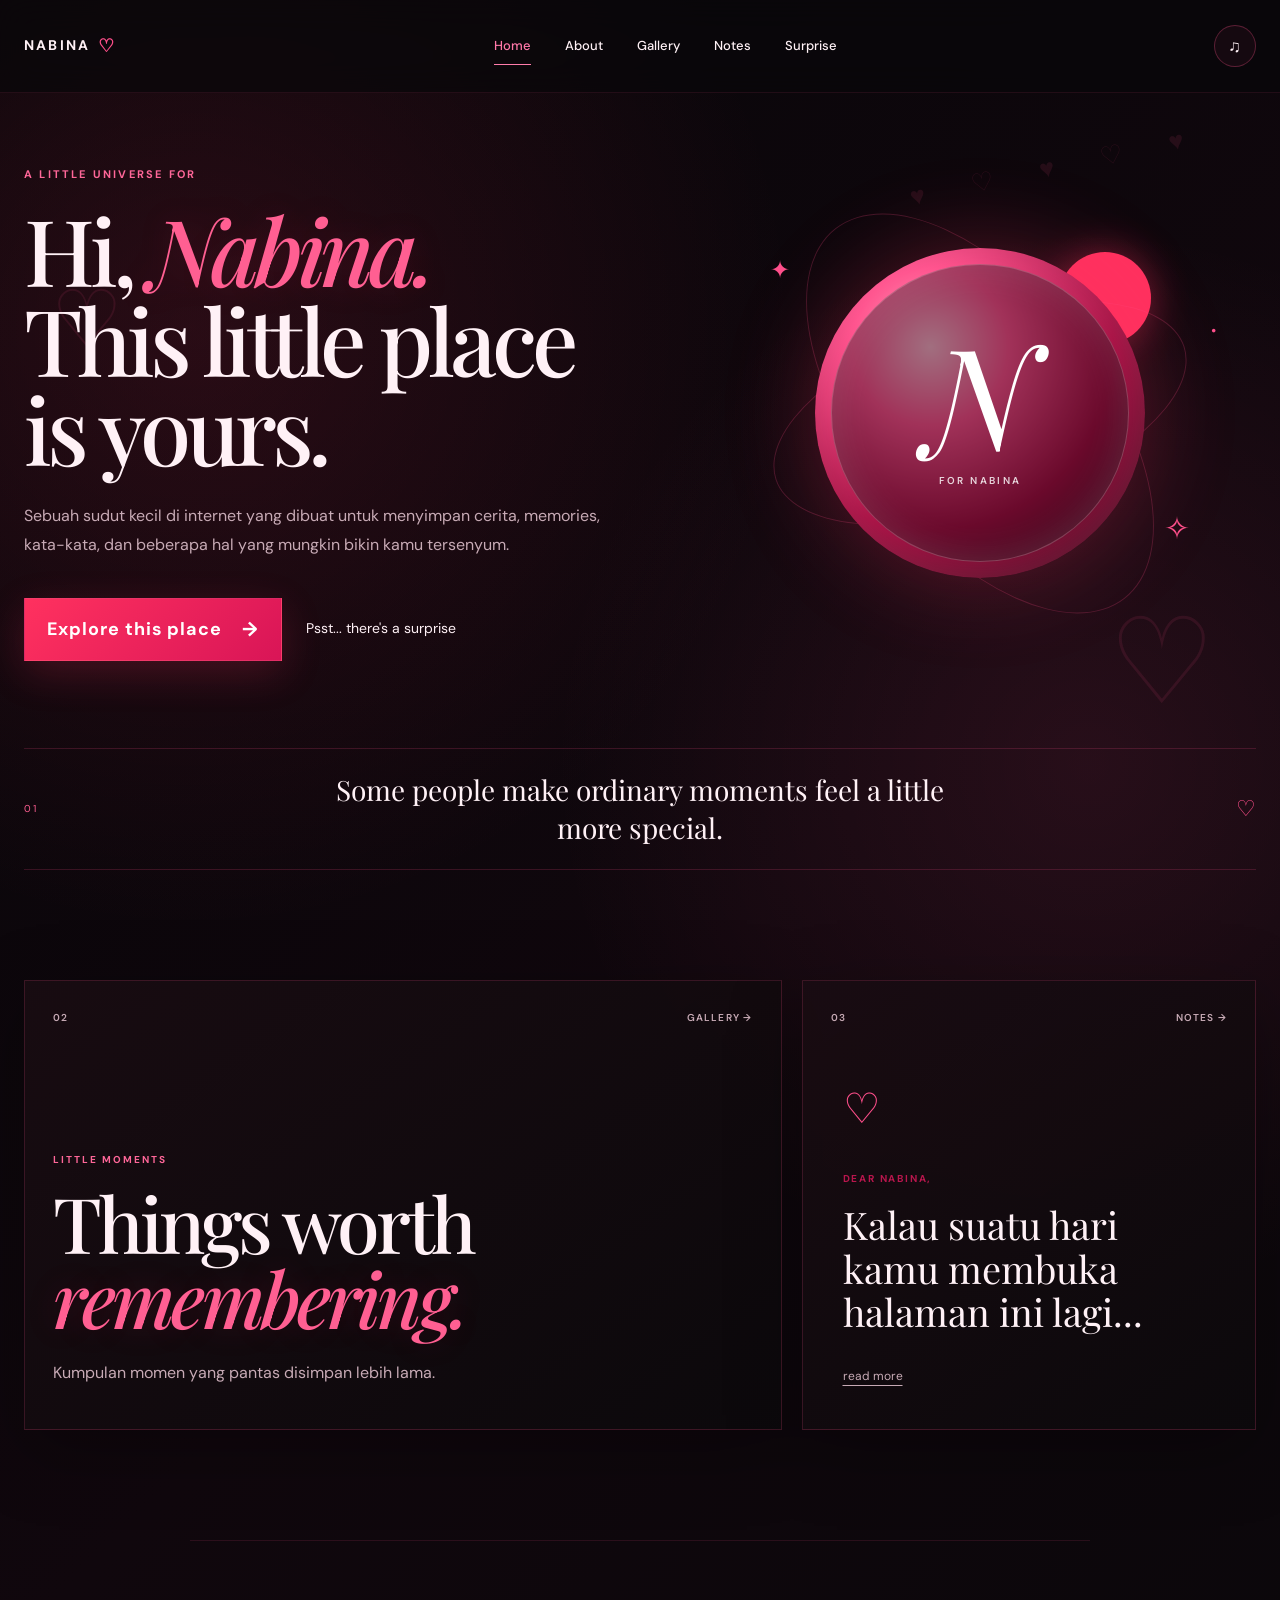
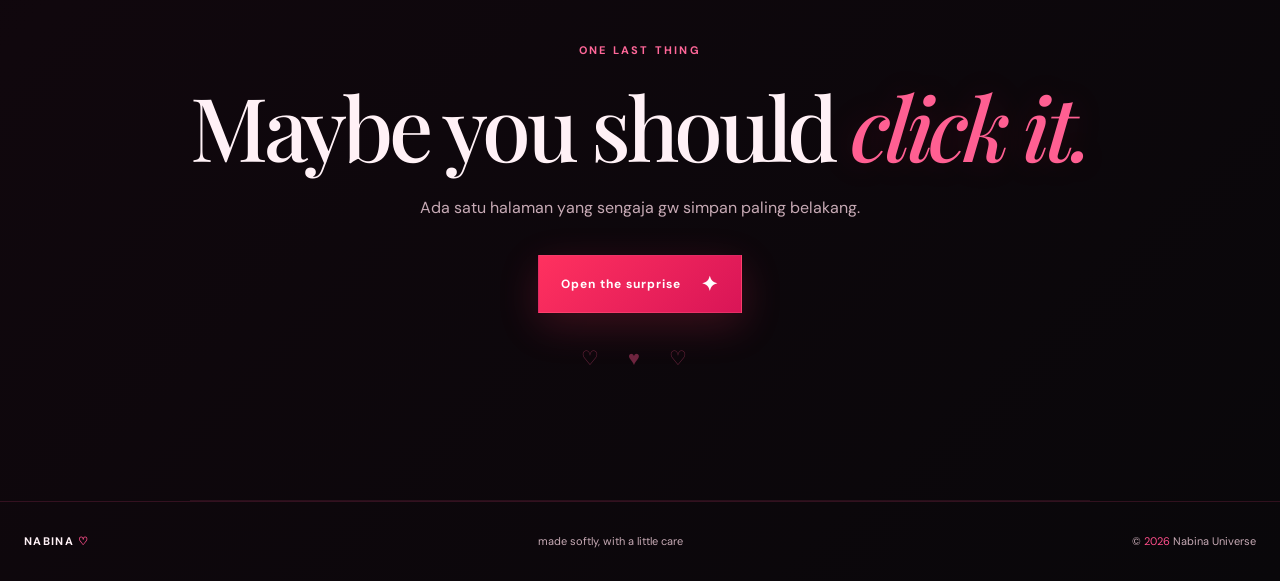
<file: index.html>
<!DOCTYPE html>
<html lang="id">
<head>
    <meta charset="UTF-8">

    <meta
        name="viewport"
        content="width=device-width, initial-scale=1.0"
    >

    <!-- ================================
         SEO
    ================================= -->

    <meta
        name="description"
        content="Nabina — A Little Universe. Sebuah sudut kecil di internet yang dibuat khusus untuk Nabina, berisi cerita, memories, notes, gallery, dan sebuah surprise."
    >

    <meta
        name="author"
        content="Nabina Universe"
    >

    <meta
        name="robots"
        content="index, follow"
    >

    <meta
        name="theme-color"
        content="#f5f2ec"
    >


    <!-- ================================
         OPEN GRAPH
    ================================= -->

    <meta
        property="og:title"
        content="Nabina — A Little Universe"
    >

    <meta
        property="og:description"
        content="A little corner of the internet made especially for Nabina."
    >

    <meta
        property="og:type"
        content="website"
    >

    <meta
        property="og:url"
        content="https://rezkydwiananda2341-spec.github.io/nabina-website/"
    >

    <meta
        property="og:image"
        content="assets/images/og-cover.jpg"
    >


    <!-- ================================
         CANONICAL
    ================================= -->

    <link
        rel="canonical"
        href="https://rezkydwiananda2341-spec.github.io/nabina-website/"
    >


    <!-- ================================
         FAVICON
    ================================= -->

    <link
        rel="icon"
        href="assets/images/favicon.png"
        type="image/png"
    >


    <!-- ================================
         FONT
    ================================= -->

    <link
        rel="preconnect"
        href="https://fonts.googleapis.com"
    >

    <link
        rel="preconnect"
        href="https://fonts.gstatic.com"
        crossorigin
    >

    <link
        href="https://fonts.googleapis.com/css2?family=DM+Sans:wght@400;500;600;700&family=Playfair+Display:ital,wght@0,500;1,500;1,600&display=swap"
        rel="stylesheet"
    >


    <!-- ================================
         CSS
    ================================= -->

    <link
        rel="stylesheet"
        href="style.css"
    >


    <!-- ================================
         TITLE
    ================================= -->

    <title>
        Nabina — A Little Universe
    </title>

</head>


<body>


    <!-- ==================================
         PAGE TRANSITION
    =================================== -->

    <div
        class="page-transition"
        aria-hidden="true"
    >

        <div class="transition-symbol">
            ♡
        </div>

    </div>


    <!-- ==================================
         NAVBAR
    =================================== -->

    <header class="site-header">

        <nav
            class="navbar"
            aria-label="Navigasi utama"
        >


            <!-- BRAND -->

            <a
                href="index.html"
                class="brand"
                aria-label="Nabina Home"
            >

                <span class="brand-name">
                    NABINA
                </span>

                <span
                    class="brand-heart"
                    aria-hidden="true"
                >
                    ♡
                </span>

            </a>


            <!-- DESKTOP NAV -->

            <div class="nav-links">


                <a
                    href="index.html"
                    class="nav-link active"
                    aria-current="page"
                >
                    Home
                </a>


                <a
                    href="about.html"
                    class="nav-link"
                >
                    About
                </a>


                <a
                    href="gallery.html"
                    class="nav-link"
                >
                    Gallery
                </a>


                <a
                    href="notes.html"
                    class="nav-link"
                >
                    Notes
                </a>


                <a
                    href="surprise.html"
                    class="nav-link"
                >
                    Surprise
                </a>


            </div>


            <!-- NAV ACTIONS -->

            <div class="nav-actions">


                <button
                    type="button"
                    class="music-button"
                    id="musicToggle"
                    aria-label="Putar ambience"
                    aria-pressed="false"
                >

                    <span
                        class="music-icon"
                        aria-hidden="true"
                    >
                        ♫
                    </span>

                </button>


                <button
                    type="button"
                    class="menu-button"
                    id="menuToggle"
                    aria-label="Buka menu"
                    aria-expanded="false"
                    aria-controls="mobileMenu"
                >

                    <span></span>
                    <span></span>

                </button>


            </div>

        </nav>


        <!-- MOBILE NAV -->

        <div
            class="mobile-menu"
            id="mobileMenu"
        >


            <a
                href="index.html"
                class="mobile-link active"
            >
                Home
            </a>


            <a
                href="about.html"
                class="mobile-link"
            >
                About
            </a>


            <a
                href="gallery.html"
                class="mobile-link"
            >
                Gallery
            </a>


            <a
                href="notes.html"
                class="mobile-link"
            >
                Notes
            </a>


            <a
                href="surprise.html"
                class="mobile-link"
            >
                Surprise
            </a>


        </div>


    </header>



    <!-- ==================================
         MAIN
    =================================== -->

    <main>


        <!-- ==================================
             HERO
        =================================== -->

        <section
            class="hero"
            aria-labelledby="hero-title"
        >


            <!-- HERO TEXT -->

            <div class="hero-content reveal">


                <p class="eyebrow">
                    A LITTLE UNIVERSE FOR
                </p>


                <h1 id="hero-title">

                    Hi,
                    <em>Nabina.</em>

                    <br>

                    This little place
                    is yours.

                </h1>


                <p class="hero-description">

                    Sebuah sudut kecil di internet
                    yang dibuat untuk menyimpan
                    cerita, memories, kata-kata,
                    dan beberapa hal yang mungkin
                    bikin kamu tersenyum.

                </p>


                <!-- HERO ACTION -->

                <div class="hero-actions">


                    <a
                        href="about.html"
                        class="primary-button page-link"
                    >

                        <span>
                            Explore this place
                        </span>

                        <span
                            aria-hidden="true"
                        >
                            →
                        </span>

                    </a>


                    <a
                        href="surprise.html"
                        class="text-button page-link"
                    >

                        Psst...
                        there's a surprise

                    </a>


                </div>


            </div>



            <!-- HERO VISUAL -->

            <div
                class="hero-visual reveal reveal-delay"
                aria-hidden="true"
            >


                <div class="visual-glow"></div>


                <div
                    class="visual-orbit orbit-one"
                ></div>


                <div
                    class="visual-orbit orbit-two"
                ></div>


                <div class="visual-sun"></div>


                <div class="visual-symbol symbol-one">
                    ✦
                </div>


                <div class="visual-symbol symbol-two">
                    ✧
                </div>


                <div class="visual-symbol symbol-three">
                    ·
                </div>


                <!-- MAIN ORB -->

                <div class="main-orb">


                    <div class="inner-orb">


                        <span class="orb-letter">
                            N
                        </span>


                        <span class="orb-caption">
                            for Nabina
                        </span>


                    </div>


                </div>


            </div>


        </section>



        <!-- ==================================
             INTRO STRIP
        =================================== -->

        <section
            class="intro-strip reveal"
            aria-label="Pengantar"
        >


            <span class="strip-number">
                01
            </span>


            <p>

                Some people make ordinary moments
                feel a little more special.

            </p>


            <span
                class="strip-symbol"
                aria-hidden="true"
            >
                ♡
            </span>


        </section>



        <!-- ==================================
             FEATURED SECTIONS
        =================================== -->

        <section
            class="home-features"
            aria-label="Isi website"
        >


            <!-- FEATURE 1 -->

            <a
                href="gallery.html"
                class="feature-card feature-card-large reveal page-link"
            >


                <div class="feature-card-top">


                    <span>
                        02
                    </span>


                    <span>
                        Gallery →
                    </span>


                </div>



                <div class="feature-card-content">


                    <p class="feature-kicker">
                        LITTLE MOMENTS
                    </p>


                    <h2>

                        Things worth
                        <em>remembering.</em>

                    </h2>


                    <p>

                        Kumpulan momen yang pantas
                        disimpan lebih lama.

                    </p>


                </div>


            </a>



            <!-- FEATURE 2 -->

            <a
                href="notes.html"
                class="feature-card feature-card-note reveal reveal-delay page-link"
            >


                <div class="feature-card-top">


                    <span>
                        03
                    </span>


                    <span>
                        Notes →
                    </span>


                </div>



                <div class="note-preview">


                    <span class="note-heart">
                        ♡
                    </span>


                    <p class="note-label">
                        DEAR NABINA,
                    </p>


                    <p class="note-preview-text">

                        Kalau suatu hari kamu membuka
                        halaman ini lagi...

                    </p>


                    <span class="note-more">
                        read more
                    </span>


                </div>


            </a>


        </section>



        <!-- ==================================
             FINAL CTA
        =================================== -->

        <section
            class="final-cta reveal"
            aria-labelledby="cta-title"
        >


            <p class="eyebrow">
                ONE LAST THING
            </p>


            <h2 id="cta-title">

                Maybe you should
                <em>click it.</em>

            </h2>


            <p>

                Ada satu halaman yang sengaja
                gw simpan paling belakang.

            </p>


            <a
                href="surprise.html"
                class="primary-button page-link"
            >

                Open the surprise

                <span aria-hidden="true">
                    ✦
                </span>

            </a>


        </section>


    </main>



    <!-- ==================================
         FOOTER
    =================================== -->

    <footer class="site-footer">


        <div class="footer-inner">


            <p>

                NABINA
                <span>
                    ♡
                </span>

            </p>


            <p>
                made softly, with a little care
            </p>


            <p>

                ©
                <span id="currentYear"></span>
                Nabina Universe

            </p>


        </div>


    </footer>



    <!-- ==================================
         BACKGROUND AUDIO
    =================================== -->

    <audio
        id="ambience"
        loop
        autoplay
        preload="auto"
    >

        <source
            src="assets/audio/Nadhif Basalamah - penjaga hati Lirik.mp3"
            type="audio/mpeg"
        >

    </audio>



    <!-- ==================================
         JAVASCRIPT
    =================================== -->

    <script
        src="script.js"
        defer
    ></script>


</body>
</html>
</file>
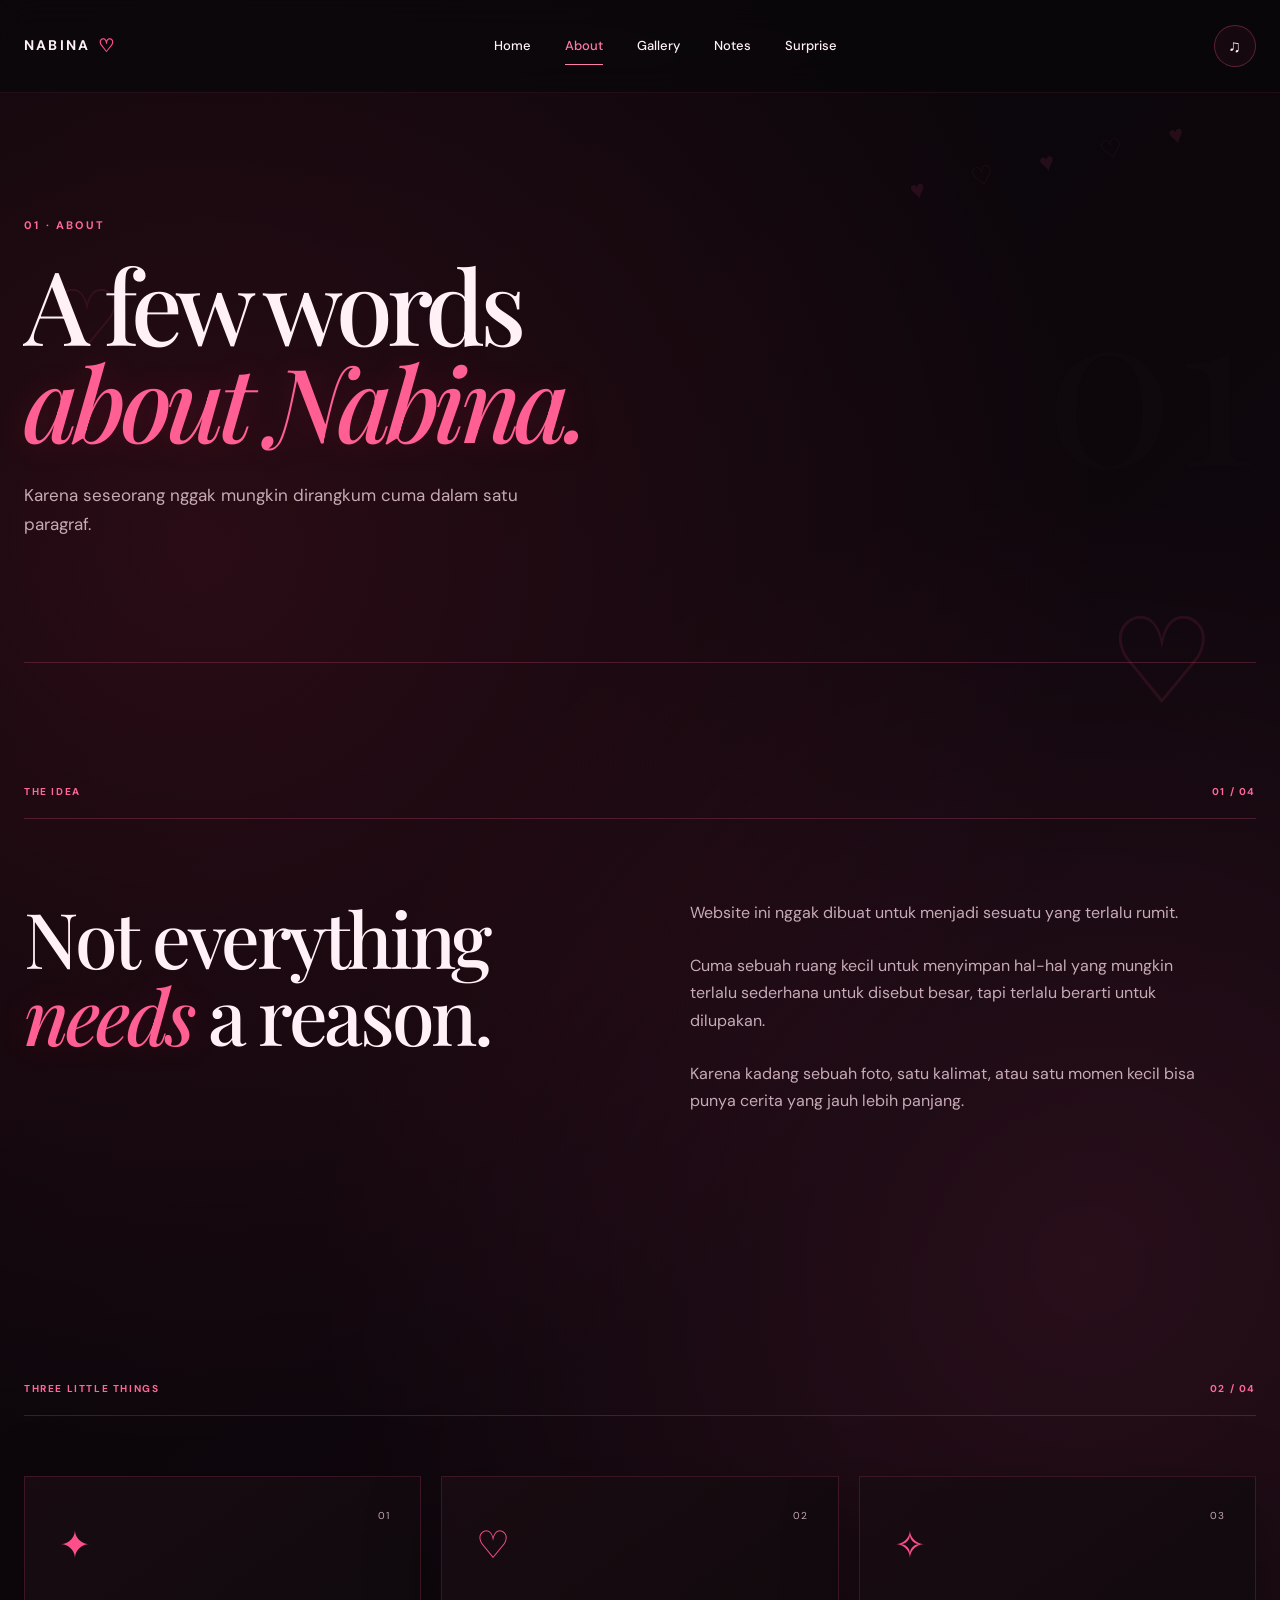
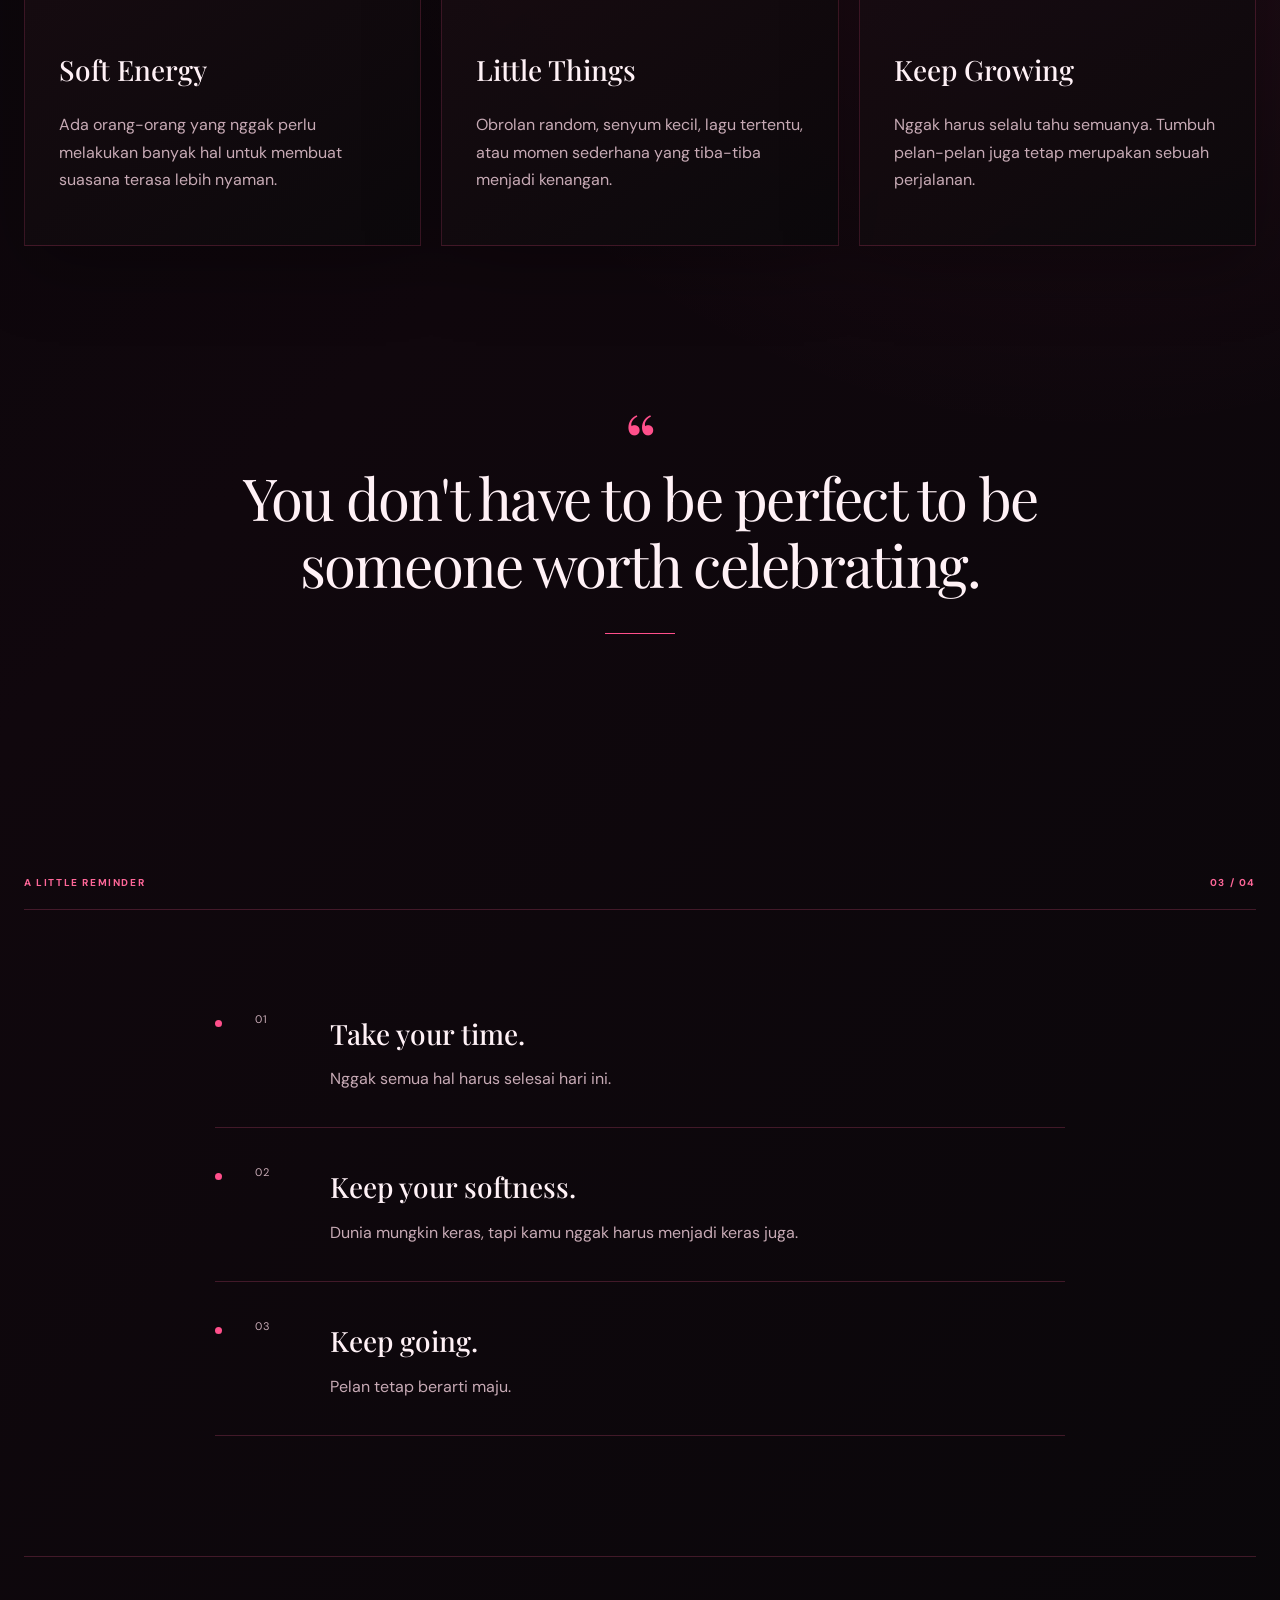
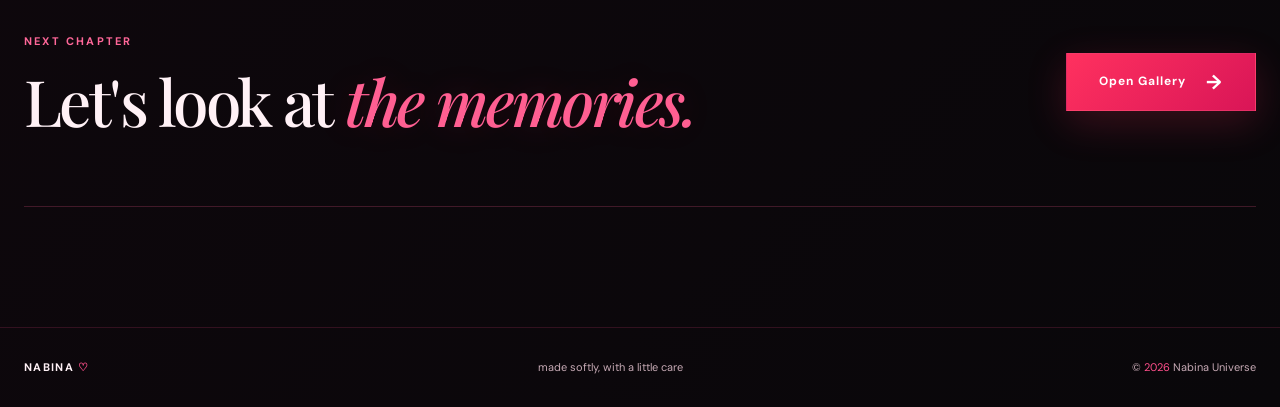
<file: about.html>
<!DOCTYPE html>
<html lang="id">

<head>
    <meta charset="UTF-8">

    <meta
        name="viewport"
        content="width=device-width, initial-scale=1.0"
    >

    <meta
        name="description"
        content="Tentang Nabina — sebuah halaman kecil yang dibuat khusus untuk menyimpan cerita dan hal-hal sederhana yang berarti."
    >

    <meta
        name="author"
        content="Nabina Universe"
    >

    <meta
        name="theme-color"
        content="#f5f2ec"
    >

    <meta
        property="og:title"
        content="About Nabina — Nabina Universe"
    >

    <meta
        property="og:description"
        content="A few words about Nabina."
    >

    <meta
        property="og:type"
        content="website"
    >

    <link
        rel="canonical"
        href="https://nabina.example/about.html"
    >

    <!-- FONT -->

    <link
        rel="preconnect"
        href="https://fonts.googleapis.com"
    >

    <link
        rel="preconnect"
        href="https://fonts.gstatic.com"
        crossorigin
    >

    <link
        href="https://fonts.googleapis.com/css2?family=DM+Sans:wght@400;500;600;700&family=Playfair+Display:ital,wght@0,500;1,500;1,600&display=swap"
        rel="stylesheet"
    >

    <!-- CSS -->

    <link
        rel="stylesheet"
        href="style.css"
    >

    <title>
        About Nabina — Nabina Universe
    </title>
</head>


<body>


    <!-- =================================
         PAGE TRANSITION
    ================================== -->

    <div
        class="page-transition"
        aria-hidden="true"
    >

        <div class="transition-symbol">
            ♡
        </div>

    </div>


    <!-- =================================
         HEADER / NAVBAR
    ================================== -->

    <header class="site-header">

        <nav
            class="navbar"
            aria-label="Navigasi utama"
        >

            <!-- BRAND -->

            <a
                href="index.html"
                class="brand page-link"
                aria-label="Kembali ke halaman utama"
            >

                <span class="brand-name">
                    NABINA
                </span>

                <span
                    class="brand-heart"
                    aria-hidden="true"
                >
                    ♡
                </span>

            </a>


            <!-- DESKTOP NAV -->

            <div class="nav-links">

                <a
                    href="index.html"
                    class="nav-link page-link"
                >
                    Home
                </a>

                <a
                    href="about.html"
                    class="nav-link active"
                    aria-current="page"
                >
                    About
                </a>

                <a
                    href="gallery.html"
                    class="nav-link page-link"
                >
                    Gallery
                </a>

                <a
                    href="notes.html"
                    class="nav-link page-link"
                >
                    Notes
                </a>

                <a
                    href="surprise.html"
                    class="nav-link page-link"
                >
                    Surprise
                </a>

            </div>


            <!-- ACTIONS -->

            <div class="nav-actions">

                <button
                    type="button"
                    class="music-button"
                    id="musicToggle"
                    aria-label="Putar ambience"
                    aria-pressed="false"
                >

                    <span
                        class="music-icon"
                        aria-hidden="true"
                    >
                        ♫
                    </span>

                </button>


                <button
                    type="button"
                    class="menu-button"
                    id="menuToggle"
                    aria-label="Buka menu"
                    aria-expanded="false"
                    aria-controls="mobileMenu"
                >

                    <span></span>
                    <span></span>

                </button>

            </div>

        </nav>


        <!-- MOBILE MENU -->

        <div
            class="mobile-menu"
            id="mobileMenu"
        >

            <a
                href="index.html"
                class="mobile-link page-link"
            >
                Home
            </a>

            <a
                href="about.html"
                class="mobile-link active"
                aria-current="page"
            >
                About
            </a>

            <a
                href="gallery.html"
                class="mobile-link page-link"
            >
                Gallery
            </a>

            <a
                href="notes.html"
                class="mobile-link page-link"
            >
                Notes
            </a>

            <a
                href="surprise.html"
                class="mobile-link page-link"
            >
                Surprise
            </a>

        </div>

    </header>


    <!-- =================================
         MAIN CONTENT
    ================================== -->

    <main>


        <!-- =================================
             PAGE HERO
        ================================== -->

        <section
            class="inner-hero"
            aria-labelledby="about-title"
        >

            <div class="inner-hero-content reveal">

                <p class="eyebrow">
                    01 · ABOUT
                </p>


                <h1 id="about-title">

                    A few words
                    <br>

                    <em>about Nabina.</em>

                </h1>


                <p>

                    Karena seseorang nggak mungkin
                    dirangkum cuma dalam satu paragraf.

                </p>

            </div>


            <div
                class="inner-hero-number reveal reveal-delay"
                aria-hidden="true"
            >

                01

            </div>

        </section>


        <!-- =================================
             INTRO
        ================================== -->

        <section class="content-section">

            <div class="section-label reveal">

                <span>
                    THE IDEA
                </span>

                <span>
                    01 / 04
                </span>

            </div>


            <div class="split-content">

                <div class="split-title reveal">

                    <h2>

                        Not everything
                        <em>needs</em>
                        a reason.

                    </h2>

                </div>


                <div class="split-text reveal reveal-delay">

                    <p>

                        Website ini nggak dibuat
                        untuk menjadi sesuatu yang
                        terlalu rumit.

                    </p>


                    <p>

                        Cuma sebuah ruang kecil untuk
                        menyimpan hal-hal yang mungkin
                        terlalu sederhana untuk disebut
                        besar, tapi terlalu berarti
                        untuk dilupakan.

                    </p>


                    <p>

                        Karena kadang sebuah foto,
                        satu kalimat, atau satu momen
                        kecil bisa punya cerita yang
                        jauh lebih panjang.

                    </p>

                </div>

            </div>

        </section>


        <!-- =================================
             THREE CARDS
        ================================== -->

        <section
            class="content-section cards-section"
        >

            <div class="section-label reveal">

                <span>
                    THREE LITTLE THINGS
                </span>

                <span>
                    02 / 04
                </span>

            </div>


            <div class="about-cards">


                <!-- CARD 1 -->

                <article class="about-card reveal">

                    <span class="card-number">
                        01
                    </span>


                    <div class="card-icon">
                        ✦
                    </div>


                    <h2>
                        Soft Energy
                    </h2>


                    <p>

                        Ada orang-orang yang nggak
                        perlu melakukan banyak hal
                        untuk membuat suasana terasa
                        lebih nyaman.

                    </p>

                </article>


                <!-- CARD 2 -->

                <article
                    class="about-card reveal reveal-delay"
                >

                    <span class="card-number">
                        02
                    </span>


                    <div class="card-icon">
                        ♡
                    </div>


                    <h2>
                        Little Things
                    </h2>


                    <p>

                        Obrolan random, senyum kecil,
                        lagu tertentu, atau momen
                        sederhana yang tiba-tiba
                        menjadi kenangan.

                    </p>

                </article>


                <!-- CARD 3 -->

                <article
                    class="about-card reveal reveal-delay-2"
                >

                    <span class="card-number">
                        03
                    </span>


                    <div class="card-icon">
                        ✧
                    </div>


                    <h2>
                        Keep Growing
                    </h2>


                    <p>

                        Nggak harus selalu tahu
                        semuanya. Tumbuh pelan-pelan
                        juga tetap merupakan sebuah
                        perjalanan.

                    </p>

                </article>


            </div>

        </section>


        <!-- =================================
             QUOTE
        ================================== -->

        <section class="about-quote reveal">

            <div class="quote-mark">
                “
            </div>


            <blockquote>

                You don't have to be perfect
                to be someone worth celebrating.

            </blockquote>


            <div class="quote-line"></div>

        </section>


        <!-- =================================
             MINI TIMELINE
        ================================== -->

        <section class="content-section timeline-section">

            <div class="section-label reveal">

                <span>
                    A LITTLE REMINDER
                </span>

                <span>
                    03 / 04
                </span>

            </div>


            <div class="timeline">


                <div class="timeline-item reveal">

                    <span class="timeline-dot"></span>

                    <span class="timeline-number">
                        01
                    </span>

                    <div>

                        <h3>
                            Take your time.
                        </h3>

                        <p>
                            Nggak semua hal harus
                            selesai hari ini.
                        </p>

                    </div>

                </div>


                <div
                    class="timeline-item reveal reveal-delay"
                >

                    <span class="timeline-dot"></span>

                    <span class="timeline-number">
                        02
                    </span>

                    <div>

                        <h3>
                            Keep your softness.
                        </h3>

                        <p>
                            Dunia mungkin keras,
                            tapi kamu nggak harus
                            menjadi keras juga.
                        </p>

                    </div>

                </div>


                <div
                    class="timeline-item reveal reveal-delay-2"
                >

                    <span class="timeline-dot"></span>

                    <span class="timeline-number">
                        03
                    </span>

                    <div>

                        <h3>
                            Keep going.
                        </h3>

                        <p>
                            Pelan tetap berarti maju.
                        </p>

                    </div>

                </div>


            </div>

        </section>


        <!-- =================================
             NEXT CHAPTER
        ================================== -->

        <section class="next-chapter reveal">

            <div>

                <p class="eyebrow">
                    NEXT CHAPTER
                </p>

                <h2>
                    Let's look at
                    <em>the memories.</em>
                </h2>

            </div>


            <a
                href="gallery.html"
                class="primary-button page-link"
            >

                Open Gallery

                <span aria-hidden="true">
                    →
                </span>

            </a>

        </section>


    </main>


    <!-- =================================
         FOOTER
    ================================== -->

    <footer class="site-footer">

        <div class="footer-inner">

            <p>
                NABINA <span>♡</span>
            </p>

            <p>
                made softly, with a little care
            </p>

            <p>
                © <span id="currentYear"></span>
                Nabina Universe
            </p>

        </div>

    </footer>


    <!-- =================================
         AUDIO
    ================================== -->

    <audio
        id="ambience"
        loop
        autoplay
        preload="auto"
    >

        <source
            src="assets/audio/Nadhif Basalamah - penjaga hati Lirik.mp3"
            type="audio/mpeg"
        >

    </audio>


    <!-- =================================
         JAVASCRIPT
    ================================== -->

    <script
        src="script.js"
        defer
    ></script>

</body>
</html>
</file>
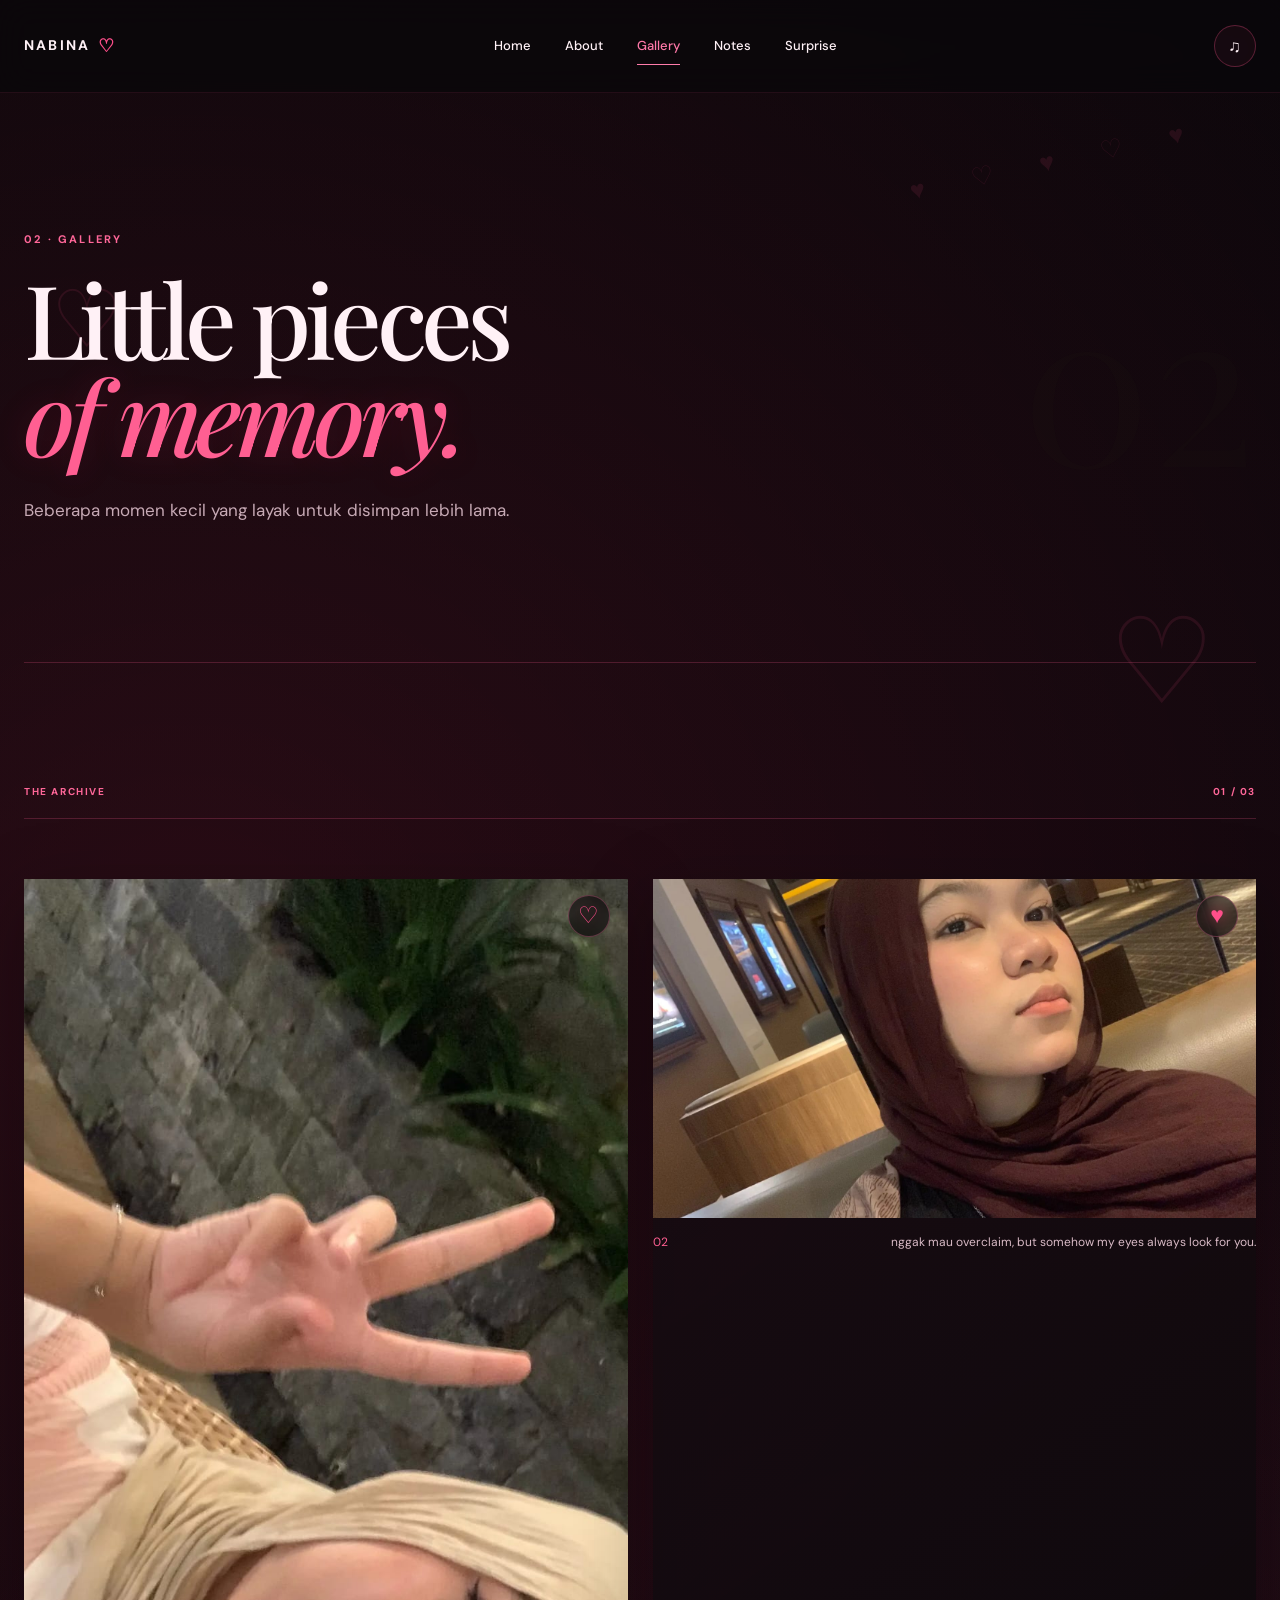
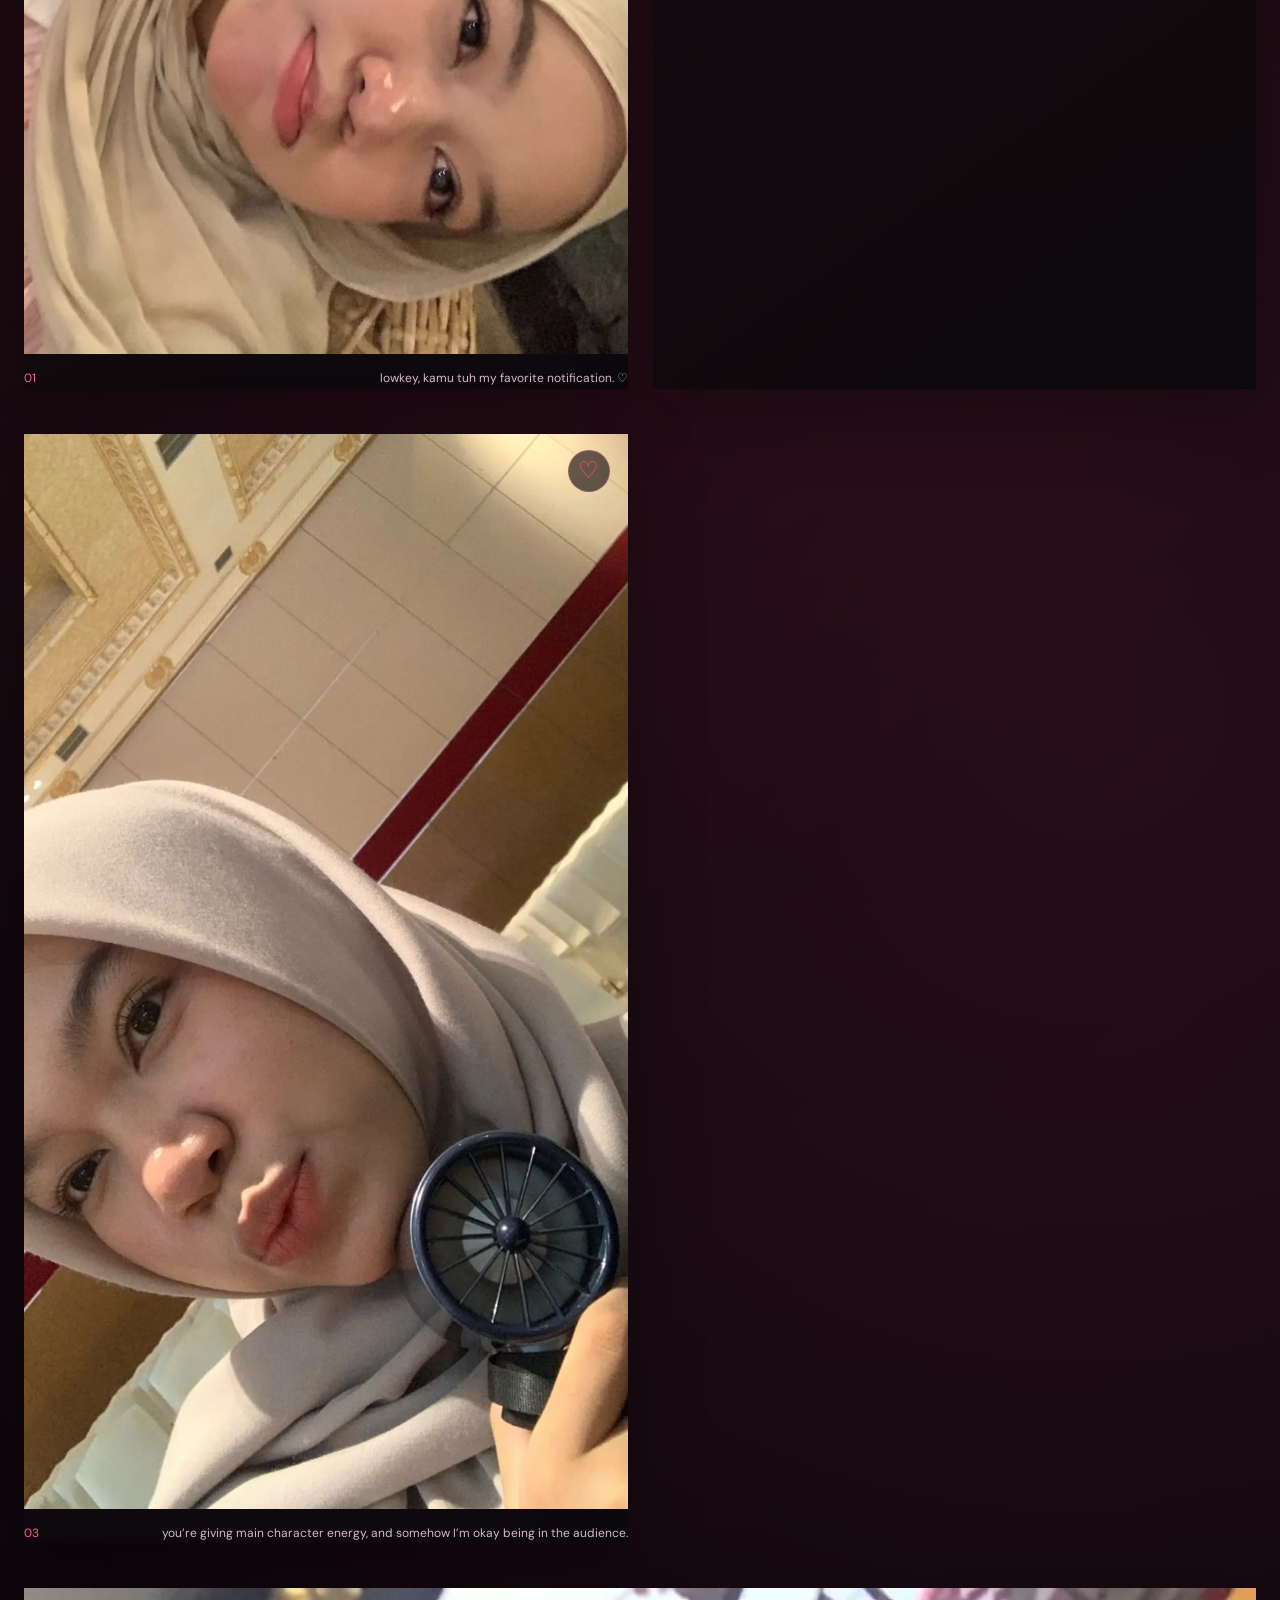
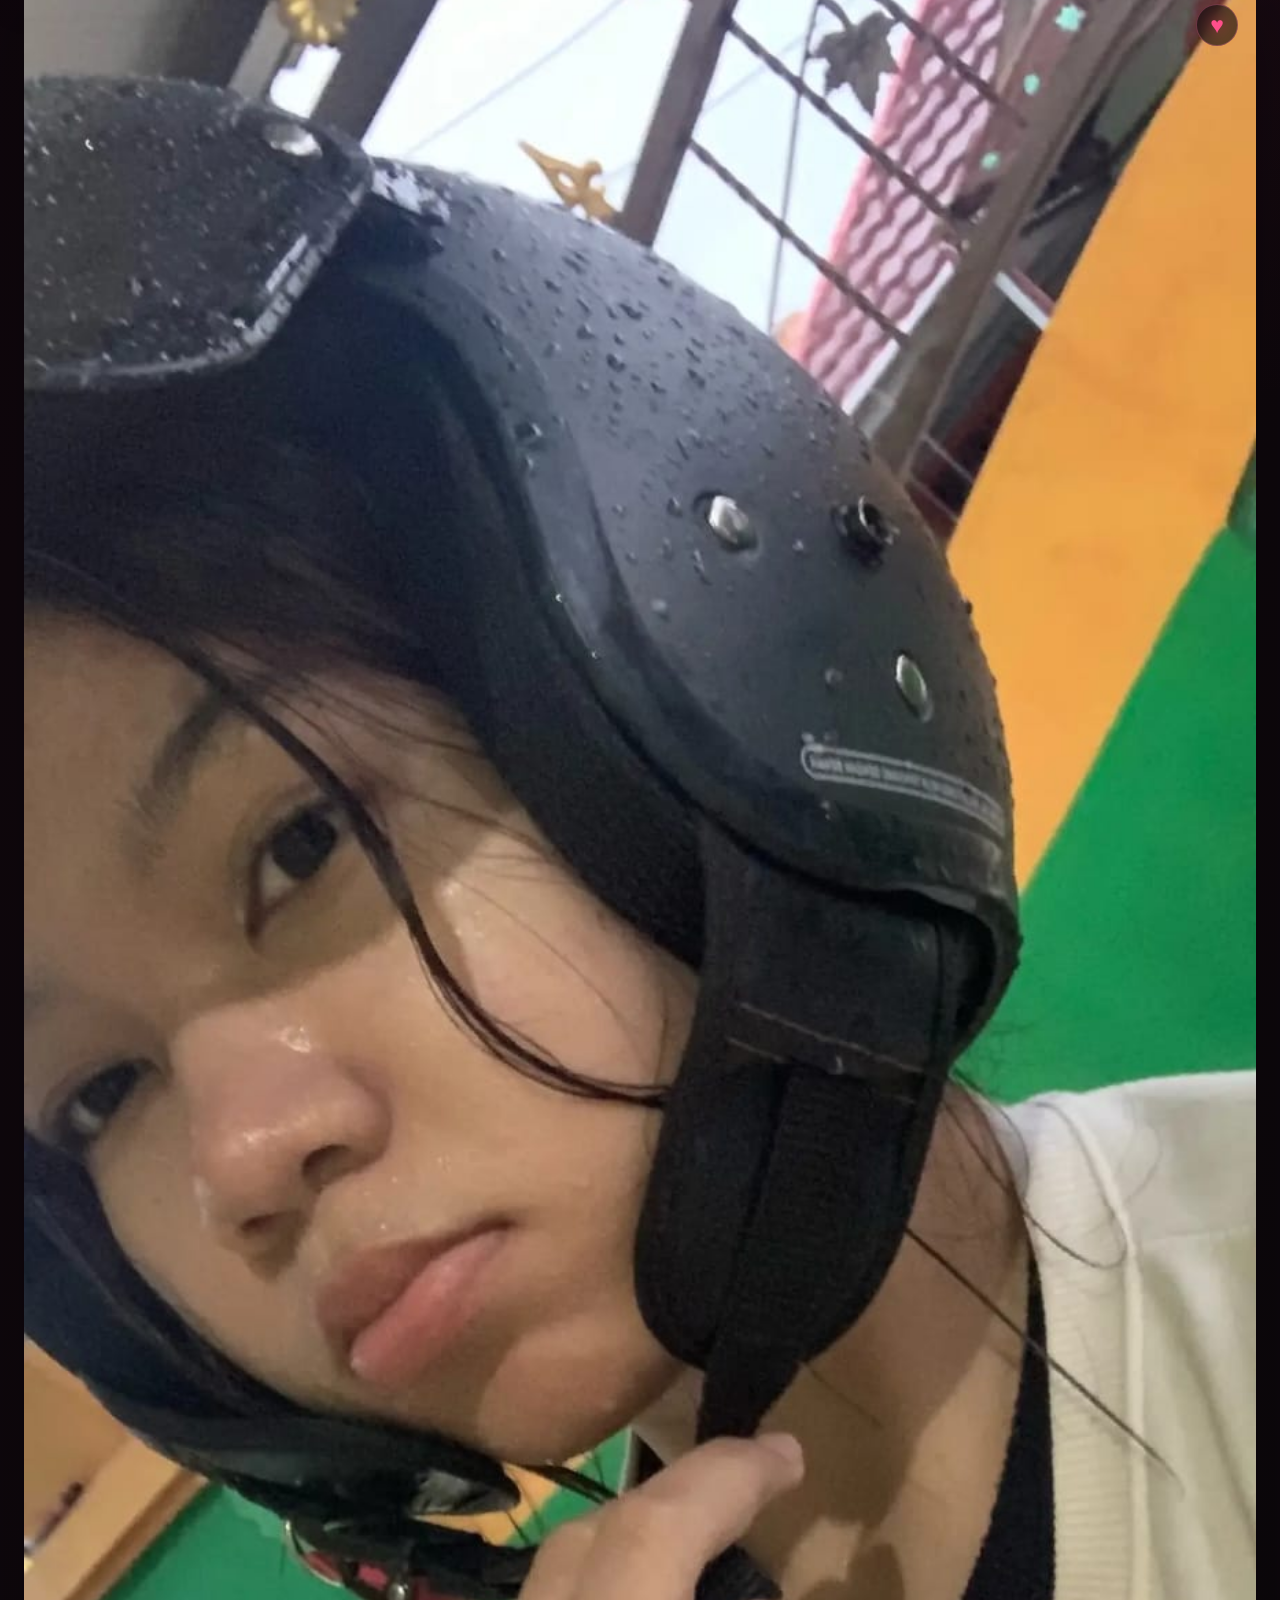
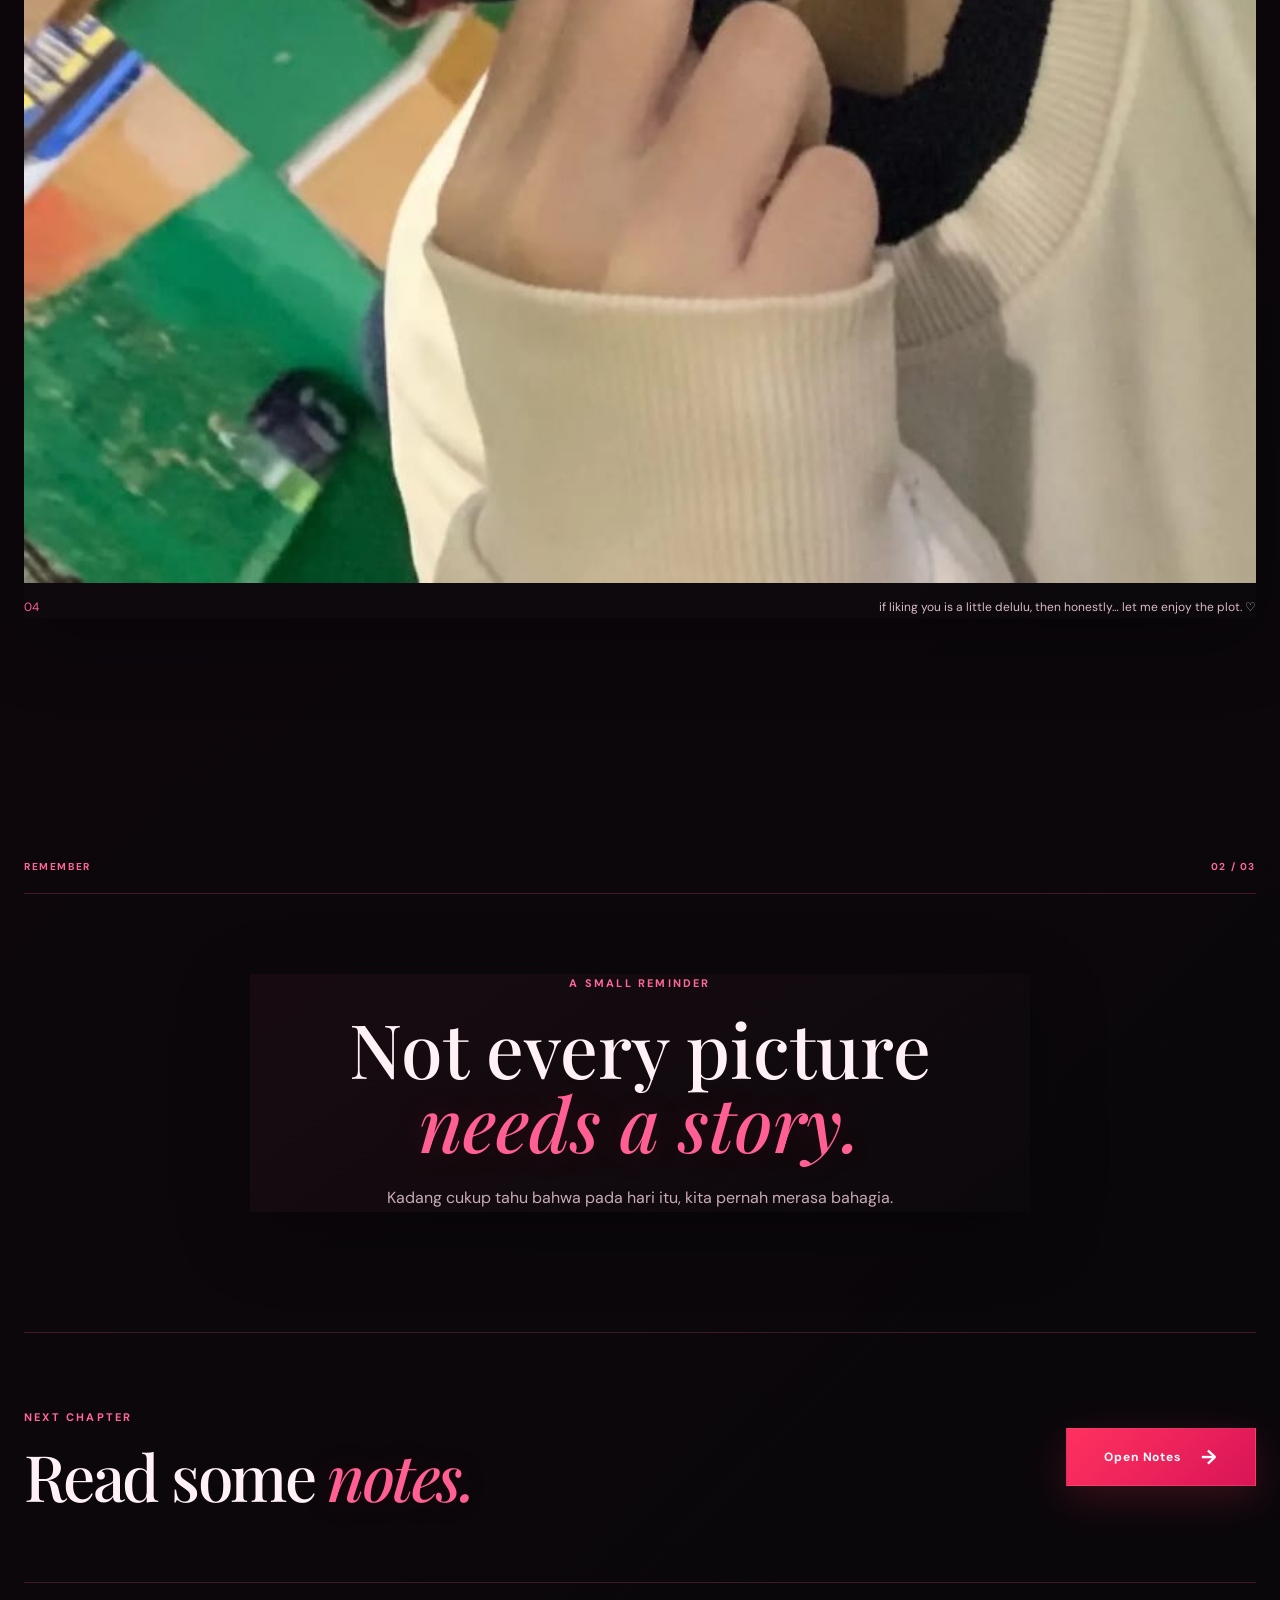
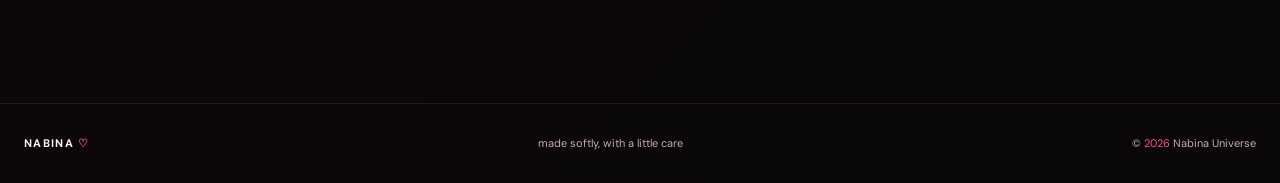
<file: gallery.html>
<!DOCTYPE html>
<html lang="id">
<head>
    <meta charset="UTF-8">
    <meta name="viewport" content="width=device-width, initial-scale=1.0">

    <title>Gallery — Nabina Universe</title>

    <meta
        name="description"
        content="Gallery Nabina — kumpulan kecil dari foto, momen, dan kenangan yang ingin disimpan."
    >

    <meta name="author" content="Nabina Universe">
    <meta name="theme-color" content="#f5f2ec">

    <meta property="og:title" content="Gallery — Nabina Universe">
    <meta
        property="og:description"
        content="A little collection of memories."
    >
    <meta property="og:type" content="website">

    <link rel="canonical" href="https://nabina.example/gallery.html">

    <link rel="preconnect" href="https://fonts.googleapis.com">
    <link rel="preconnect" href="https://fonts.gstatic.com" crossorigin>

    <link
        href="https://fonts.googleapis.com/css2?family=DM+Sans:wght@400;500;600;700&family=Playfair+Display:ital,wght@0,500;1,500;1,600&display=swap"
        rel="stylesheet"
    >

    <link rel="stylesheet" href="style.css">
</head>

<body>

    <div class="page-transition" aria-hidden="true">
        <div class="transition-symbol">♡</div>
    </div>

    <header class="site-header">
        <nav class="navbar" aria-label="Navigasi utama">

            <a
                href="index.html"
                class="brand page-link"
                aria-label="Kembali ke halaman utama"
            >
                <span class="brand-name">NABINA</span>
                <span class="brand-heart" aria-hidden="true">♡</span>
            </a>

            <div class="nav-links">
                <a href="index.html" class="nav-link page-link">Home</a>

                <a href="about.html" class="nav-link page-link">
                    About
                </a>

                <a
                    href="gallery.html"
                    class="nav-link active"
                    aria-current="page"
                >
                    Gallery
                </a>

                <a href="notes.html" class="nav-link page-link">
                    Notes
                </a>

                <a href="surprise.html" class="nav-link page-link">
                    Surprise
                </a>
            </div>

            <div class="nav-actions">

                <button
                    type="button"
                    class="music-button"
                    id="musicToggle"
                    aria-label="Putar ambience"
                    aria-pressed="false"
                >
                    <span class="music-icon" aria-hidden="true">♫</span>
                </button>

                <button
                    type="button"
                    class="menu-button"
                    id="menuToggle"
                    aria-label="Buka menu"
                    aria-expanded="false"
                    aria-controls="mobileMenu"
                >
                    <span></span>
                    <span></span>
                </button>

            </div>
        </nav>

        <div class="mobile-menu" id="mobileMenu">

            <a href="index.html" class="mobile-link page-link">
                Home
            </a>

            <a href="about.html" class="mobile-link page-link">
                About
            </a>

            <a
                href="gallery.html"
                class="mobile-link active"
                aria-current="page"
            >
                Gallery
            </a>

            <a href="notes.html" class="mobile-link page-link">
                Notes
            </a>

            <a href="surprise.html" class="mobile-link page-link">
                Surprise
            </a>

        </div>
    </header>

    <main>

        <section
            class="inner-hero"
            aria-labelledby="gallery-title"
        >
            <div class="inner-hero-content reveal">

                <p class="eyebrow">
                    02 · GALLERY
                </p>

                <h1 id="gallery-title">
                    Little pieces
                    <br>
                    <em>of memory.</em>
                </h1>

                <p>
                    Beberapa momen kecil yang layak untuk
                    disimpan lebih lama.
                </p>

            </div>

            <div
                class="inner-hero-number reveal reveal-delay"
                aria-hidden="true"
            >
                02
            </div>
        </section>

        <section class="content-section">

            <div class="section-label reveal">
                <span>THE ARCHIVE</span>
                <span>01 / 03</span>
            </div>

            <div class="gallery-grid nabina-gallery">

                <figure class="gallery-item gallery-large reveal">
                    <div class="gallery-photo-wrap">
                        <img src="assets/images/nabina1.jpeg" alt="Nabina — moment 01" class="gallery-photo">
                        <span class="photo-heart">♡</span>
                    </div>
                    <figcaption>
                        <span>01</span>
                        <p>lowkey, kamu tuh my favorite notification. ♡</p>
                    </figcaption>
                </figure>

                <figure class="gallery-item reveal reveal-delay">
                    <div class="gallery-photo-wrap">
                        <img src="assets/images/nabina2.jpeg" alt="Nabina — moment 02" class="gallery-photo">
                        <span class="photo-heart">♥</span>
                    </div>
                    <figcaption>
                        <span>02</span>
                        <p>nggak mau overclaim, but somehow my eyes always look for you.</p>
                    </figcaption>
                </figure>

                <figure class="gallery-item reveal reveal-delay-2">
                    <div class="gallery-photo-wrap">
                        <img src="assets/images/nabina3.jpeg" alt="Nabina — moment 03" class="gallery-photo">
                        <span class="photo-heart">♡</span>
                    </div>
                    <figcaption>
                        <span>03</span>
                        <p>you’re giving main character energy, and somehow I’m okay being in the audience.</p>
                    </figcaption>
                </figure>

                <figure class="gallery-item gallery-wide reveal">
                    <div class="gallery-photo-wrap">
                        <img src="assets/images/nabina4.jpeg" alt="Nabina — moment 04" class="gallery-photo">
                        <span class="photo-heart">♥</span>
                    </div>
                    <figcaption>
                        <span>04</span>
                        <p>if liking you is a little delulu, then honestly… let me enjoy the plot. ♡</p>
                    </figcaption>
                </figure>

            </div>

        </section>

        <section class="content-section gallery-note">

            <div class="section-label reveal">
                <span>REMEMBER</span>
                <span>02 / 03</span>
            </div>

            <div class="gallery-note-content reveal">

                <p class="eyebrow">
                    A SMALL REMINDER
                </p>

                <h2>
                    Not every picture
                    <em>needs a story.</em>
                </h2>

                <p>
                    Kadang cukup tahu bahwa pada hari itu,
                    kita pernah merasa bahagia.
                </p>

            </div>

        </section>

        <section class="next-chapter reveal">

            <div>
                <p class="eyebrow">
                    NEXT CHAPTER
                </p>

                <h2>
                    Read some
                    <em>notes.</em>
                </h2>
            </div>

            <a
                href="notes.html"
                class="primary-button page-link"
            >
                Open Notes
                <span aria-hidden="true">→</span>
            </a>

        </section>

    </main>

    <footer class="site-footer">
        <div class="footer-inner">

            <p>
                NABINA <span>♡</span>
            </p>

            <p>
                made softly, with a little care
            </p>

            <p>
                © <span id="currentYear"></span>
                Nabina Universe
            </p>

        </div>
    </footer>

    <audio id="ambience" loop preload="none">
        <source
            src="assets/audio/Nadhif Basalamah - penjaga hati Lirik.mp3"
            type="audio/mpeg"
        >
    </audio>

    <script src="script.js" defer></script>

</body>
</html>
</file>
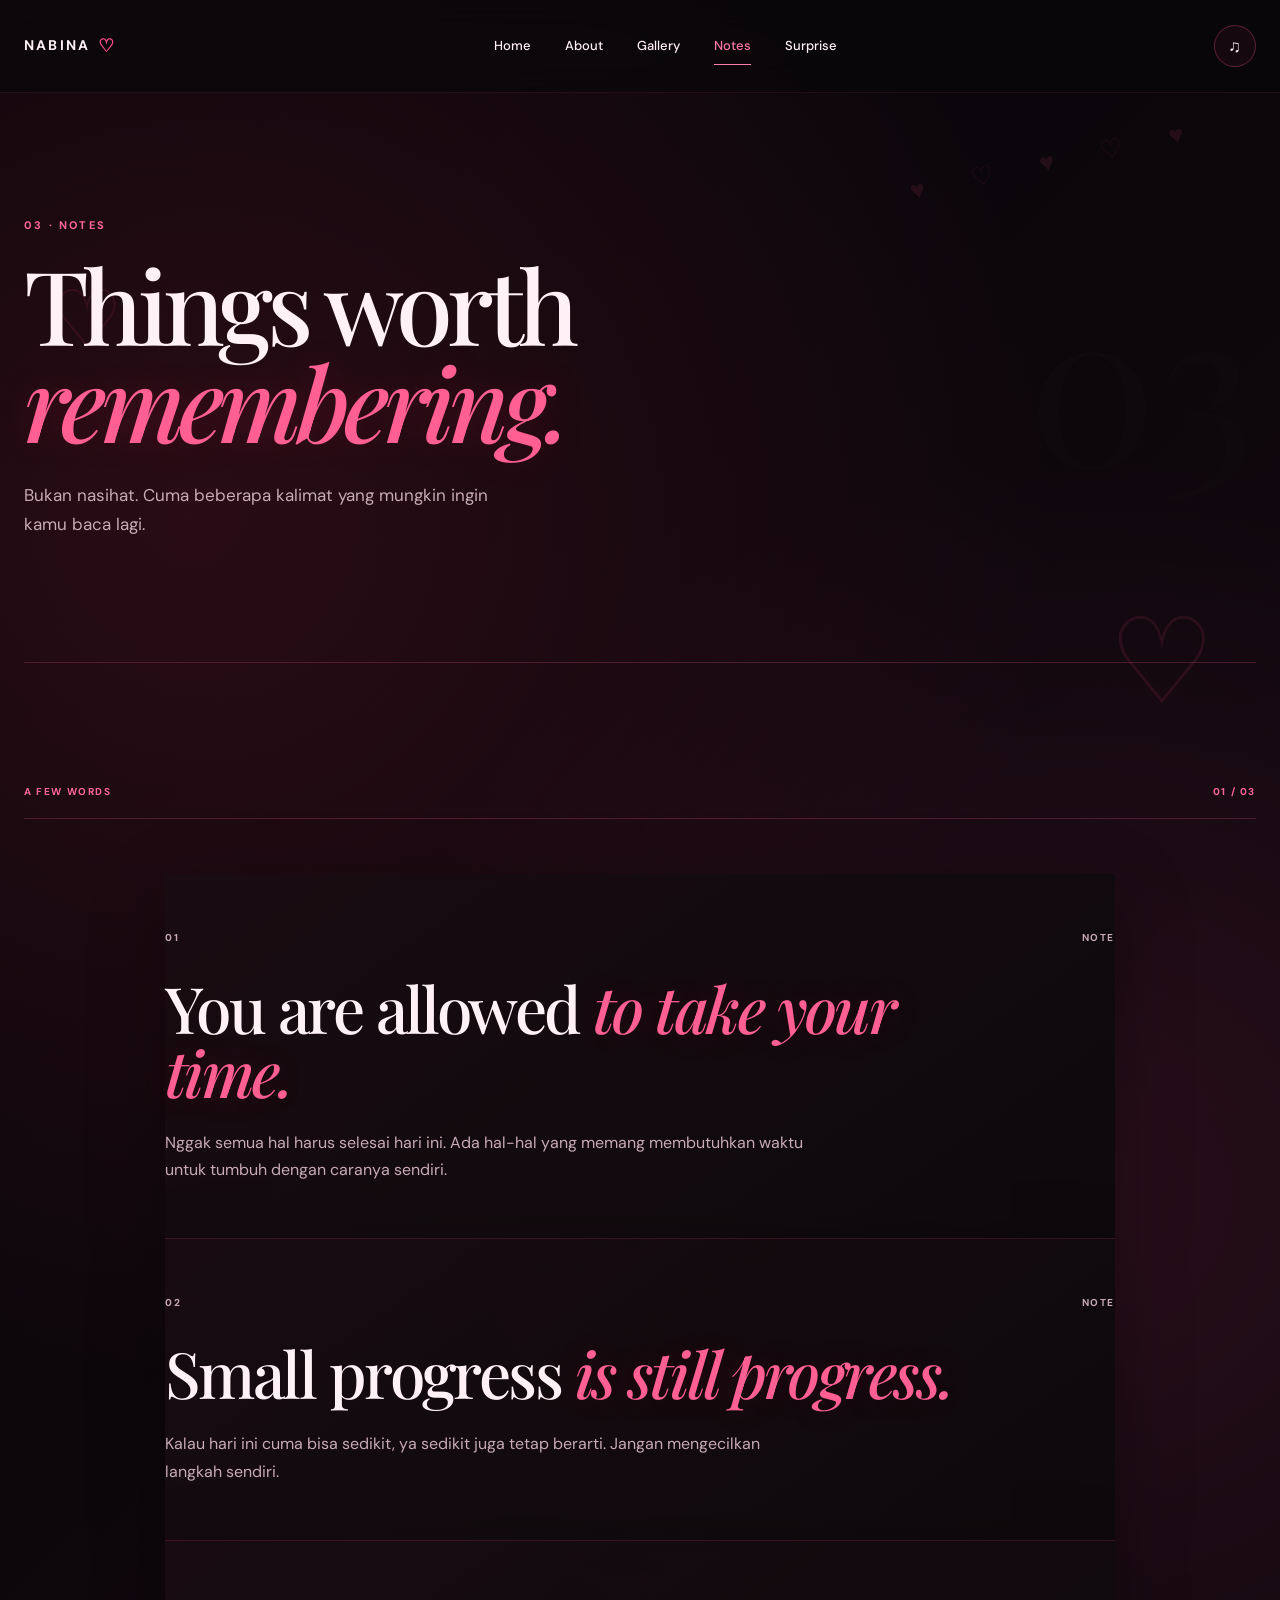
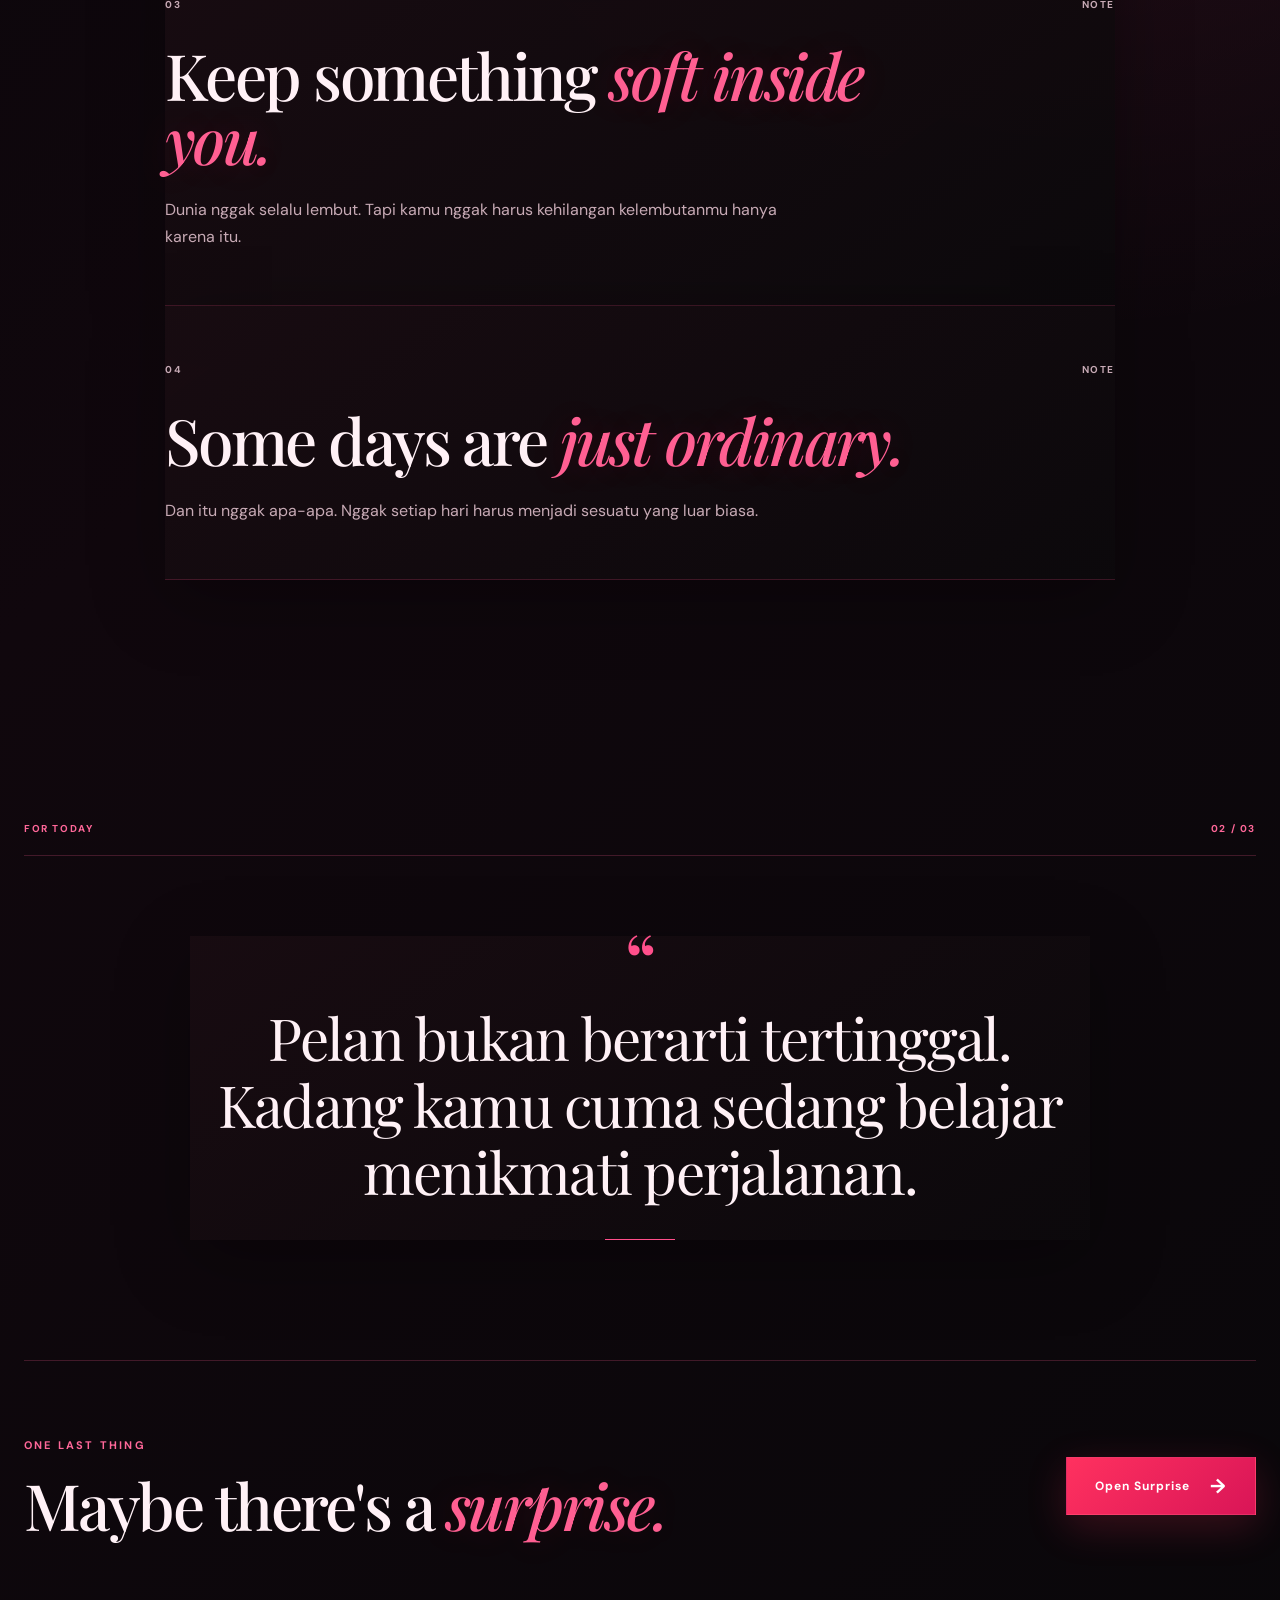
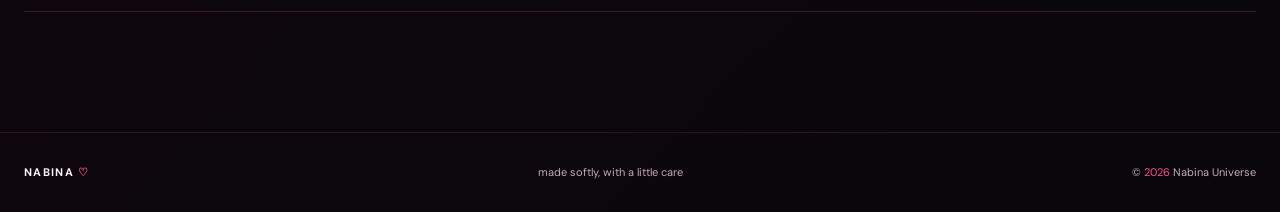
<file: notes.html>
<!DOCTYPE html>
<html lang="id">
<head>
    <meta charset="UTF-8">
    <meta name="viewport" content="width=device-width, initial-scale=1.0">

    <title>Notes — Nabina Universe</title>

    <meta
        name="description"
        content="Notes Nabina — kata-kata kecil, pemikiran sederhana, dan hal-hal yang ingin disimpan."
    >

    <meta name="author" content="Nabina Universe">
    <meta name="theme-color" content="#f5f2ec">

    <meta property="og:title" content="Notes — Nabina Universe">
    <meta
        property="og:description"
        content="A few notes worth keeping."
    >
    <meta property="og:type" content="website">

    <link rel="canonical" href="https://nabina.example/notes.html">

    <link rel="preconnect" href="https://fonts.googleapis.com">
    <link rel="preconnect" href="https://fonts.gstatic.com" crossorigin>

    <link
        href="https://fonts.googleapis.com/css2?family=DM+Sans:wght@400;500;600;700&family=Playfair+Display:ital,wght@0,500;1,500;1,600&display=swap"
        rel="stylesheet"
    >

    <link rel="stylesheet" href="style.css">
</head>

<body>

    <div class="page-transition" aria-hidden="true">
        <div class="transition-symbol">♡</div>
    </div>

    <header class="site-header">
        <nav class="navbar" aria-label="Navigasi utama">

            <a href="index.html" class="brand page-link">
                <span class="brand-name">NABINA</span>
                <span class="brand-heart">♡</span>
            </a>

            <div class="nav-links">

                <a href="index.html" class="nav-link page-link">
                    Home
                </a>

                <a href="about.html" class="nav-link page-link">
                    About
                </a>

                <a href="gallery.html" class="nav-link page-link">
                    Gallery
                </a>

                <a
                    href="notes.html"
                    class="nav-link active"
                    aria-current="page"
                >
                    Notes
                </a>

                <a href="surprise.html" class="nav-link page-link">
                    Surprise
                </a>

            </div>

            <div class="nav-actions">

                <button
                    type="button"
                    class="music-button"
                    id="musicToggle"
                    aria-label="Putar ambience"
                    aria-pressed="false"
                >
                    <span class="music-icon">♫</span>
                </button>

                <button
                    type="button"
                    class="menu-button"
                    id="menuToggle"
                    aria-label="Buka menu"
                    aria-expanded="false"
                    aria-controls="mobileMenu"
                >
                    <span></span>
                    <span></span>
                </button>

            </div>
        </nav>

        <div class="mobile-menu" id="mobileMenu">

            <a href="index.html" class="mobile-link page-link">
                Home
            </a>

            <a href="about.html" class="mobile-link page-link">
                About
            </a>

            <a href="gallery.html" class="mobile-link page-link">
                Gallery
            </a>

            <a
                href="notes.html"
                class="mobile-link active"
                aria-current="page"
            >
                Notes
            </a>

            <a href="surprise.html" class="mobile-link page-link">
                Surprise
            </a>

        </div>
    </header>

    <main>

        <section class="inner-hero" aria-labelledby="notes-title">

            <div class="inner-hero-content reveal">

                <p class="eyebrow">
                    03 · NOTES
                </p>

                <h1 id="notes-title">
                    Things worth
                    <br>
                    <em>remembering.</em>
                </h1>

                <p>
                    Bukan nasihat. Cuma beberapa kalimat
                    yang mungkin ingin kamu baca lagi.
                </p>

            </div>

            <div
                class="inner-hero-number reveal reveal-delay"
                aria-hidden="true"
            >
                03
            </div>

        </section>

        <section class="content-section">

            <div class="section-label reveal">
                <span>A FEW WORDS</span>
                <span>01 / 03</span>
            </div>

            <div class="notes-list">

                <article class="note-card reveal">

                    <div class="note-meta">
                        <span>01</span>
                        <span>NOTE</span>
                    </div>

                    <h2>
                        You are allowed
                        <em>to take your time.</em>
                    </h2>

                    <p>
                        Nggak semua hal harus selesai hari ini.
                        Ada hal-hal yang memang membutuhkan waktu
                        untuk tumbuh dengan caranya sendiri.
                    </p>

                </article>

                <article class="note-card reveal reveal-delay">

                    <div class="note-meta">
                        <span>02</span>
                        <span>NOTE</span>
                    </div>

                    <h2>
                        Small progress
                        <em>is still progress.</em>
                    </h2>

                    <p>
                        Kalau hari ini cuma bisa sedikit,
                        ya sedikit juga tetap berarti.
                        Jangan mengecilkan langkah sendiri.
                    </p>

                </article>

                <article class="note-card reveal reveal-delay-2">

                    <div class="note-meta">
                        <span>03</span>
                        <span>NOTE</span>
                    </div>

                    <h2>
                        Keep something
                        <em>soft inside you.</em>
                    </h2>

                    <p>
                        Dunia nggak selalu lembut.
                        Tapi kamu nggak harus kehilangan
                        kelembutanmu hanya karena itu.
                    </p>

                </article>

                <article class="note-card reveal">

                    <div class="note-meta">
                        <span>04</span>
                        <span>NOTE</span>
                    </div>

                    <h2>
                        Some days are
                        <em>just ordinary.</em>
                    </h2>

                    <p>
                        Dan itu nggak apa-apa.
                        Nggak setiap hari harus menjadi
                        sesuatu yang luar biasa.
                    </p>

                </article>

            </div>

        </section>

        <section class="content-section featured-note">

            <div class="section-label reveal">
                <span>FOR TODAY</span>
                <span>02 / 03</span>
            </div>

            <div class="featured-note-inner reveal">

                <span class="quote-mark">“</span>

                <blockquote>
                    Pelan bukan berarti tertinggal.
                    Kadang kamu cuma sedang belajar
                    menikmati perjalanan.
                </blockquote>

                <div class="quote-line"></div>

            </div>

        </section>

        <section class="next-chapter reveal">

            <div>

                <p class="eyebrow">
                    ONE LAST THING
                </p>

                <h2>
                    Maybe there's a
                    <em>surprise.</em>
                </h2>

            </div>

            <a
                href="surprise.html"
                class="primary-button page-link"
            >
                Open Surprise
                <span aria-hidden="true">→</span>
            </a>

        </section>

    </main>

    <footer class="site-footer">
        <div class="footer-inner">

            <p>
                NABINA <span>♡</span>
            </p>

            <p>
                made softly, with a little care
            </p>

            <p>
                © <span id="currentYear"></span>
                Nabina Universe
            </p>

        </div>
    </footer>

    <audio id="ambience" loop preload="none">
        <source
            src="assets/audio/Nadhif Basalamah - penjaga hati Lirik.mp3"
            type="audio/mpeg"
        >
    </audio>

    <script src="script.js" defer></script>

</body>
</html>
</file>
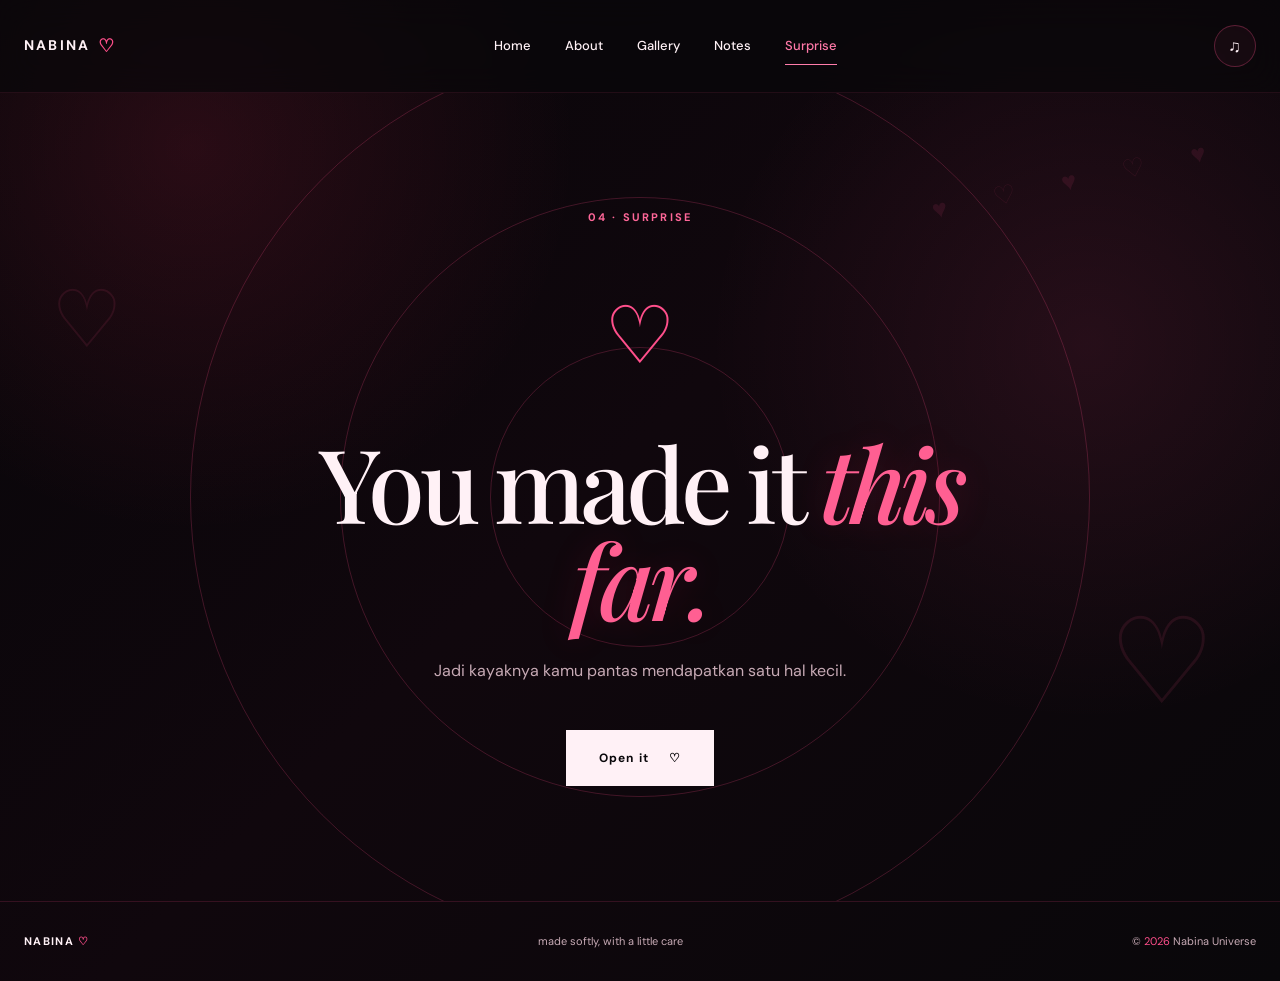
<file: surprise.html>
<!DOCTYPE html>
<html lang="id">
<head>
    <meta charset="UTF-8">
    <meta name="viewport" content="width=device-width, initial-scale=1.0">

    <title>Surprise — Nabina Universe</title>

    <meta
        name="description"
        content="A little surprise from Nabina Universe."
    >

    <meta name="author" content="Nabina Universe">
    <meta name="theme-color" content="#100b10">

    <meta property="og:title" content="Surprise — Nabina Universe">
    <meta
        property="og:description"
        content="There is something waiting for you."
    >
    <meta property="og:type" content="website">

    <link rel="canonical" href="https://nabina.example/surprise.html">

    <link rel="preconnect" href="https://fonts.googleapis.com">
    <link rel="preconnect" href="https://fonts.gstatic.com" crossorigin>

    <link
        href="https://fonts.googleapis.com/css2?family=DM+Sans:wght@400;500;600;700&family=Lora:ital,wght@0,400;0,500;1,400;1,500&family=Playfair+Display:ital,wght@0,500;1,500;1,600&display=swap"
        rel="stylesheet"
    >

    <link rel="stylesheet" href="style.css">
</head>

<body class="surprise-page">

    <div class="page-transition" aria-hidden="true">
        <div class="transition-symbol">♡</div>
    </div>

    <header class="site-header">
        <nav class="navbar" aria-label="Navigasi utama">

            <a href="index.html" class="brand page-link">
                <span class="brand-name">NABINA</span>
                <span class="brand-heart">♡</span>
            </a>

            <div class="nav-links">

                <a href="index.html" class="nav-link page-link">
                    Home
                </a>

                <a href="about.html" class="nav-link page-link">
                    About
                </a>

                <a href="gallery.html" class="nav-link page-link">
                    Gallery
                </a>

                <a href="notes.html" class="nav-link page-link">
                    Notes
                </a>

                <a
                    href="surprise.html"
                    class="nav-link active"
                    aria-current="page"
                >
                    Surprise
                </a>

            </div>

            <div class="nav-actions">

                <button
                    type="button"
                    class="music-button"
                    id="musicToggle"
                    aria-label="Putar ambience"
                    aria-pressed="false"
                >
                    <span class="music-icon">♫</span>
                </button>

                <button
                    type="button"
                    class="menu-button"
                    id="menuToggle"
                    aria-label="Buka menu"
                    aria-expanded="false"
                    aria-controls="mobileMenu"
                >
                    <span></span>
                    <span></span>
                </button>

            </div>

        </nav>

        <div class="mobile-menu" id="mobileMenu">

            <a href="index.html" class="mobile-link page-link">
                Home
            </a>

            <a href="about.html" class="mobile-link page-link">
                About
            </a>

            <a href="gallery.html" class="mobile-link page-link">
                Gallery
            </a>

            <a href="notes.html" class="mobile-link page-link">
                Notes
            </a>

            <a
                href="surprise.html"
                class="mobile-link active"
                aria-current="page"
            >
                Surprise
            </a>

        </div>
    </header>

    <main>

        <section class="surprise-hero">

            <div class="surprise-orbit orbit-one"></div>
            <div class="surprise-orbit orbit-two"></div>
            <div class="surprise-orbit orbit-three"></div>

            <div class="surprise-content reveal">

                <p class="eyebrow">
                    04 · SURPRISE
                </p>

                <div class="surprise-symbol">
                    ♡
                </div>

                <h1>
                    You made it
                    <em>this far.</em>
                </h1>

                <p class="surprise-intro">
                    Jadi kayaknya kamu pantas mendapatkan
                    satu hal kecil.
                </p>

                <button
                    type="button"
                    class="surprise-button"
                    id="surpriseButton"
                >
                    <span>Open it</span>
                    <span aria-hidden="true">♡</span>
                </button>

            </div>

        </section>

        <div class="letter-overlay" id="letterOverlay" aria-hidden="true">

            <div class="letter-backdrop" data-letter-close></div>

            <section class="love-letter" id="loveLetter" role="dialog" aria-modal="true" aria-labelledby="letterTitle">

                <button
                    type="button"
                    class="letter-close"
                    id="letterClose"
                    aria-label="Tutup surat"
                >
                    ×
                </button>

                <div class="letter-paper">
                    <p class="letter-date">A little note, just for you</p>

                    <h2 id="letterTitle">Untuk kamu, <em>yang selalu punya tempat.</em></h2>

                    <div class="letter-rule"><span>♡</span></div>

                    <div class="letter-body" id="letterBody" aria-live="polite"></div>

                    <p class="letter-signature">
                        Dengan sedikit rasa yang sulit dijelaskan,
                        <br>
                        <em>selalu.</em> ♡
                    </p>
                </div>

            </section>

        </div>

    </main>

    <footer class="site-footer">
        <div class="footer-inner">

            <p>
                NABINA <span>♡</span>
            </p>

            <p>
                made softly, with a little care
            </p>

            <p>
                © <span id="currentYear"></span>
                Nabina Universe
            </p>

        </div>
    </footer>

    <audio id="ambience" loop preload="none">
        <source
            src="assets/audio/Nadhif Basalamah - penjaga hati Lirik.mp3"
            type="audio/mpeg"
        >
    </audio>

    <script src="script.js" defer></script>

</body>
</html>
</file>
<file: style.css>
@import url("https://fonts.googleapis.com/css2?family=DM+Sans:wght@400;500;600;700&family=Manrope:wght@400;500;600;700&family=Playfair+Display:wght@500;600;700&display=swap");

/* =========================================================
   NABINA UNIVERSE
   Production stylesheet
========================================================= */

:root {
    --bg: #f5f2ec;
    --bg-soft: #ece7de;
    --surface: #faf8f4;
    --text: #24211e;
    --text-soft: #716b63;
    --line: rgba(36, 33, 30, 0.14);
    --accent: #9c7568;
    --accent-dark: #745247;
    --white: #ffffff;

    --serif: "Playfair Display", Georgia, serif;
    --sans: "DM Sans", Arial, sans-serif;

    --max-width: 1240px;
    --transition: 0.4s cubic-bezier(.2,.7,.2,1);
}

/* RESET */

* {
    box-sizing: border-box;
    margin: 0;
    padding: 0;
}

html {
    scroll-behavior: smooth;
}

body {
    background: var(--bg);
    color: var(--text);
    font-family: var(--sans);
    font-size: 16px;
    line-height: 1.7;
    overflow-x: hidden;
}

body.menu-open {
    overflow: hidden;
}

img {
    display: block;
    max-width: 100%;
}

button,
a {
    font: inherit;
}

button {
    cursor: pointer;
}

a {
    color: inherit;
    text-decoration: none;
}

/* =========================================================
   PAGE TRANSITION
========================================================= */

.page-transition {
    position: fixed;
    inset: 0;
    z-index: 9999;
    display: grid;
    place-items: center;
    background: var(--bg);
    pointer-events: none;
    animation: transitionOut 0.9s ease forwards;
}

.transition-symbol {
    color: var(--accent);
    font-size: 32px;
    animation: transitionHeart 0.7s ease;
}

@keyframes transitionOut {
    0% {
        opacity: 1;
    }

    70% {
        opacity: 1;
    }

    100% {
        opacity: 0;
        visibility: hidden;
    }
}

@keyframes transitionHeart {
    0% {
        transform: scale(.7);
        opacity: 0;
    }

    100% {
        transform: scale(1);
        opacity: 1;
    }
}

/* =========================================================
   HEADER
========================================================= */

.site-header {
    position: relative;
    z-index: 100;
}

.navbar {
    width: min(calc(100% - 48px), var(--max-width));
    min-height: 92px;
    margin: auto;

    display: flex;
    align-items: center;
    justify-content: space-between;
    gap: 30px;
}

.brand {
    display: inline-flex;
    align-items: center;
    gap: 8px;

    font-size: 14px;
    font-weight: 700;
    letter-spacing: .16em;
}

.brand-heart {
    color: var(--accent);
    font-size: 18px;
}

.nav-links {
    display: flex;
    align-items: center;
    gap: 34px;
}

.nav-link {
    position: relative;
    color: var(--text-soft);
    font-size: 13px;
    font-weight: 500;
    transition: color var(--transition);
}

.nav-link::after {
    content: "";
    position: absolute;
    left: 0;
    bottom: -8px;
    width: 100%;
    height: 1px;

    background: var(--text);
    transform: scaleX(0);
    transform-origin: right;

    transition: transform var(--transition);
}

.nav-link:hover,
.nav-link.active {
    color: var(--text);
}

.nav-link:hover::after,
.nav-link.active::after {
    transform: scaleX(1);
    transform-origin: left;
}

.nav-actions {
    display: flex;
    align-items: center;
    gap: 12px;
}

.music-button,
.menu-button {
    width: 42px;
    height: 42px;

    display: grid;
    place-items: center;

    border: 1px solid var(--line);
    border-radius: 50%;
    background: transparent;

    color: var(--text);
    transition: all var(--transition);
}

.music-button:hover,
.menu-button:hover {
    background: var(--text);
    color: var(--bg);
}

.music-button.is-playing {
    background: var(--accent);
    border-color: var(--accent);
    color: white;
}

.music-icon {
    font-size: 17px;
}

.menu-button {
    display: none;
    position: relative;
}

.menu-button span {
    position: absolute;
    width: 17px;
    height: 1px;
    background: currentColor;
    transition: transform var(--transition);
}

.menu-button span:first-child {
    transform: translateY(-3px);
}

.menu-button span:last-child {
    transform: translateY(3px);
}

.menu-button.is-open span:first-child {
    transform: rotate(45deg);
}

.menu-button.is-open span:last-child {
    transform: rotate(-45deg);
}

/* =========================================================
   MOBILE MENU
========================================================= */

.mobile-menu {
    display: none;
}

/* =========================================================
   HOME PAGE
========================================================= */

.hero {
    width: min(calc(100% - 48px), var(--max-width));
    min-height: 610px;
    margin: auto;
    padding: 70px 0 85px;

    display: grid;
    grid-template-columns: minmax(0, 1.05fr) minmax(380px, .95fr);
    align-items: center;
    gap: 70px;
}

.hero-content {
    max-width: 700px;
}

.hero h1 {
    max-width: 760px;
    font-size: clamp(58px, 7.2vw, 104px);
    line-height: .97;
    letter-spacing: -.055em;
}

.hero-description {
    max-width: 620px;
    margin-top: 30px;
    color: var(--text-soft);
    font-size: 16px;
    line-height: 1.8;
}

.hero-actions {
    margin-top: 38px;
    display: flex;
    align-items: center;
    flex-wrap: wrap;
    gap: 24px;
}

.primary-button {
    min-height: 58px;
    padding: 0 22px;

    display: inline-flex;
    align-items: center;
    justify-content: space-between;
    gap: 30px;

    border: 1px solid var(--text);
    background: transparent;
    color: var(--text);
    font-weight: 600;
    letter-spacing: .02em;

    transition: all var(--transition);
}

.primary-button:hover {
    background: var(--text);
    color: var(--bg);
    transform: translateY(-3px);
}

.primary-button span:last-child {
    font-size: 20px;
    line-height: 1;
}

.text-button {
    position: relative;
    color: var(--text-soft);
    font-size: 14px;
    transition: color var(--transition);
}

.text-button::after {
    content: "";
    position: absolute;
    left: 0;
    right: 0;
    bottom: -5px;
    height: 1px;
    background: currentColor;
    transform: scaleX(0);
    transform-origin: right;
    transition: transform var(--transition);
}

.text-button:hover {
    color: var(--text);
}

.text-button:hover::after {
    transform: scaleX(1);
    transform-origin: left;
}

/* HERO ORB */

.hero-visual {
    position: relative;
    min-height: 500px;
    display: grid;
    place-items: center;
    isolation: isolate;
}

.visual-glow {
    position: absolute;
    width: 300px;
    height: 300px;
    border-radius: 50%;
    background: radial-gradient(circle, rgba(156,117,104,.22), rgba(156,117,104,0) 68%);
    filter: blur(8px);
}

.visual-sun {
    position: absolute;
    width: 92px;
    height: 92px;
    border-radius: 50%;
    background: rgba(156,117,104,.14);
    transform: translate(125px, -115px);
}

.main-orb {
    position: relative;
    z-index: 3;
    width: min(330px, 72vw);
    aspect-ratio: 1;
    border-radius: 50%;
    padding: 16px;

    display: grid;
    place-items: center;

    background: linear-gradient(145deg, #d7c2b8, #a98476);
    box-shadow:
        0 35px 80px rgba(116,82,71,.18),
        inset -18px -20px 35px rgba(116,82,71,.15),
        inset 15px 15px 30px rgba(255,255,255,.25);
}

.inner-orb {
    width: 100%;
    height: 100%;
    border: 1px solid rgba(255,255,255,.48);
    border-radius: 50%;

    display: flex;
    flex-direction: column;
    align-items: center;
    justify-content: center;

    background: radial-gradient(circle at 35% 28%, rgba(255,255,255,.36), rgba(255,255,255,.06) 48%, rgba(116,82,71,.12));
    color: white;
    box-shadow: inset 0 0 40px rgba(255,255,255,.12);
}

.orb-letter {
    font-family: var(--serif);
    font-size: clamp(90px, 11vw, 150px);
    line-height: .8;
    font-style: italic;
}

.orb-caption {
    margin-top: 22px;
    font-size: 10px;
    font-weight: 600;
    letter-spacing: .24em;
    text-transform: uppercase;
    opacity: .82;
}

.visual-orbit {
    position: absolute;
    z-index: 1;
    border: 1px solid rgba(116,82,71,.18);
    border-radius: 50%;
    transform: rotate(-18deg);
}

.visual-orbit.orbit-one {
    width: 430px;
    height: 190px;
}

.visual-orbit.orbit-two {
    width: 470px;
    height: 245px;
    transform: rotate(52deg);
}

.visual-symbol {
    position: absolute;
    z-index: 4;
    color: var(--accent);
    font-family: var(--serif);
}

.symbol-one {
    top: 17%;
    left: 12%;
    font-size: 24px;
}

.symbol-two {
    right: 12%;
    bottom: 22%;
    font-size: 31px;
}

.symbol-three {
    top: 28%;
    right: 7%;
    font-size: 28px;
}

/* INTRO STRIP */

.intro-strip {
    width: min(calc(100% - 48px), var(--max-width));
    margin: 0 auto;
    padding: 22px 0;
    border-top: 1px solid var(--line);
    border-bottom: 1px solid var(--line);

    display: grid;
    grid-template-columns: 60px 1fr 60px;
    align-items: center;
    gap: 20px;
}

.intro-strip p {
    max-width: 650px;
    margin: auto;
    text-align: center;
    font-family: var(--serif);
    font-size: clamp(20px, 2.2vw, 28px);
    line-height: 1.35;
}

.strip-number {
    color: var(--text-soft);
    font-size: 10px;
    letter-spacing: .15em;
}

.strip-symbol {
    color: var(--accent);
    text-align: right;
    font-size: 22px;
}

/* FEATURE CARDS */

.home-features {
    width: min(calc(100% - 48px), var(--max-width));
    margin: 0 auto;
    padding: 110px 0;

    display: grid;
    grid-template-columns: 1.25fr .75fr;
    gap: 20px;
}

.feature-card {
    min-height: 430px;
    padding: 28px;
    position: relative;
    overflow: hidden;
    border: 1px solid var(--line);
    background: var(--surface);
    transition: transform var(--transition), background var(--transition), color var(--transition);
}

.feature-card:hover {
    transform: translateY(-6px);
    background: var(--bg-soft);
}

.feature-card-large {
    display: flex;
    flex-direction: column;
    justify-content: space-between;
}

.feature-card-note {
    display: flex;
    flex-direction: column;
}

.feature-card-top {
    display: flex;
    justify-content: space-between;
    color: var(--text-soft);
    font-size: 10px;
    font-weight: 600;
    letter-spacing: .12em;
    text-transform: uppercase;
}

.feature-card-content {
    max-width: 620px;
    padding: 55px 0 15px;
}

.feature-kicker {
    margin-bottom: 17px;
    color: var(--accent-dark);
    font-size: 10px;
    font-weight: 700;
    letter-spacing: .2em;
}

.feature-card h2 {
    max-width: 600px;
    font-size: clamp(48px, 6vw, 78px);
    line-height: .98;
    letter-spacing: -.05em;
}

.feature-card-content > p:last-child {
    max-width: 430px;
    margin-top: 24px;
    color: var(--text-soft);
}

.note-preview {
    height: 100%;
    padding: 45px 12px 15px;
    display: flex;
    flex-direction: column;
    justify-content: center;
}

.note-heart {
    color: var(--accent);
    font-family: var(--serif);
    font-size: 42px;
}

.note-label {
    margin-top: 28px;
    color: var(--accent-dark);
    font-size: 10px;
    font-weight: 700;
    letter-spacing: .18em;
}

.note-preview-text {
    max-width: 330px;
    margin-top: 16px;
    font-family: var(--serif);
    font-size: clamp(26px, 3vw, 38px);
    line-height: 1.15;
}

.note-more {
    margin-top: 32px;
    color: var(--text-soft);
    font-size: 12px;
    text-decoration: underline;
    text-underline-offset: 5px;
}

/* FINAL CTA */

.final-cta {
    width: min(calc(100% - 48px), 900px);
    margin: 0 auto;
    padding: 100px 0 125px;
    text-align: center;
}

.final-cta .eyebrow {
    margin-bottom: 22px;
}

.final-cta h2 {
    font-size: clamp(50px, 7vw, 88px);
    line-height: 1;
    letter-spacing: -.05em;
}

.final-cta > p:not(.eyebrow) {
    max-width: 520px;
    margin: 24px auto 34px;
    color: var(--text-soft);
}

.final-cta .primary-button {
    display: inline-flex;
}

/* =========================================================
   TYPOGRAPHY
========================================================= */

.eyebrow {
    margin-bottom: 20px;

    color: var(--accent-dark);
    font-size: 11px;
    font-weight: 700;
    letter-spacing: .2em;
    text-transform: uppercase;
}

h1,
h2,
h3 {
    font-weight: 500;
}

h1,
h2 {
    font-family: var(--serif);
}

em {
    color: var(--accent-dark);
    font-family: var(--serif);
    font-weight: 500;
}

/* =========================================================
   INNER HERO
========================================================= */

.inner-hero {
    width: min(calc(100% - 48px), var(--max-width));
    min-height: 570px;
    margin: auto;

    display: flex;
    align-items: center;
    justify-content: space-between;
    gap: 60px;

    border-bottom: 1px solid var(--line);
}

.inner-hero-content {
    max-width: 760px;
}

.inner-hero h1 {
    max-width: 800px;

    font-size: clamp(54px, 8vw, 108px);
    line-height: .95;
    letter-spacing: -.055em;
}

.inner-hero p:not(.eyebrow) {
    max-width: 500px;
    margin-top: 32px;

    color: var(--text-soft);
    font-size: 17px;
}

.inner-hero-number {
    color: rgba(36, 33, 30, .08);
    font-family: var(--serif);
    font-size: clamp(100px, 17vw, 250px);
    line-height: 1;
}

/* =========================================================
   CONTENT
========================================================= */

.content-section {
    width: min(calc(100% - 48px), var(--max-width));
    margin: auto;
    padding: 120px 0;
}

.section-label {
    display: flex;
    justify-content: space-between;
    align-items: center;

    padding-bottom: 18px;
    border-bottom: 1px solid var(--line);

    color: var(--text-soft);
    font-size: 10px;
    font-weight: 700;
    letter-spacing: .16em;
}

/* =========================================================
   SPLIT CONTENT
========================================================= */

.split-content {
    display: grid;
    grid-template-columns: 1fr 1fr;
    gap: 100px;

    padding-top: 80px;
}

.split-title h2 {
    max-width: 520px;

    font-size: clamp(44px, 6vw, 78px);
    line-height: 1;
    letter-spacing: -.045em;
}

.split-text {
    max-width: 520px;
}

.split-text p {
    margin-bottom: 26px;
    color: var(--text-soft);
}

/* =========================================================
   ABOUT CARDS
========================================================= */

.about-cards {
    display: grid;
    grid-template-columns: repeat(3, 1fr);
    gap: 20px;

    margin-top: 60px;
}

.about-card {
    min-height: 370px;
    padding: 34px;

    border: 1px solid var(--line);
    background: rgba(255,255,255,.18);

    position: relative;
    transition: transform var(--transition), background var(--transition);
}

.about-card:hover {
    transform: translateY(-8px);
    background: var(--surface);
}

.card-number {
    position: absolute;
    top: 30px;
    right: 30px;

    color: var(--text-soft);
    font-size: 10px;
    letter-spacing: .1em;
}

.card-icon {
    margin-bottom: 70px;

    color: var(--accent);
    font-family: var(--serif);
    font-size: 38px;
}

.about-card h2 {
    margin-bottom: 18px;
    font-size: 28px;
}

.about-card p {
    color: var(--text-soft);
}

/* =========================================================
   QUOTE
========================================================= */

.about-quote {
    width: min(calc(100% - 48px), 900px);
    margin: 50px auto 120px;

    text-align: center;
}

.quote-mark {
    display: block;

    color: var(--accent);
    font-family: var(--serif);
    font-size: 80px;
    line-height: .6;
}

blockquote {
    font-family: var(--serif);
    font-size: clamp(30px, 5vw, 58px);
    line-height: 1.15;
    letter-spacing: -.03em;
}

.quote-line {
    width: 70px;
    height: 1px;
    margin: 35px auto 0;

    background: var(--accent);
}

/* =========================================================
   TIMELINE
========================================================= */

.timeline {
    max-width: 850px;
    margin: 65px auto 0;
}

.timeline-item {
    display: grid;
    grid-template-columns: 15px 50px 1fr;
    align-items: start;
    gap: 25px;

    padding: 35px 0;

    border-bottom: 1px solid var(--line);
}

.timeline-dot {
    width: 7px;
    height: 7px;
    margin-top: 10px;

    border-radius: 50%;
    background: var(--accent);
}

.timeline-number {
    color: var(--text-soft);
    font-size: 11px;
    letter-spacing: .1em;
}

.timeline-item h3 {
    margin-bottom: 8px;
    font-family: var(--serif);
    font-size: 28px;
}

.timeline-item p {
    color: var(--text-soft);
}

/* =========================================================
   NEXT CHAPTER
========================================================= */

.next-chapter {
    width: min(calc(100% - 48px), var(--max-width));
    margin: 0 auto 120px;
    padding: 75px 0;

    display: flex;
    align-items: center;
    justify-content: space-between;
    gap: 40px;

    border-top: 1px solid var(--line);
    border-bottom: 1px solid var(--line);
}

.next-chapter h2 {
    font-size: clamp(40px, 5vw, 70px);
    line-height: .95;
    letter-spacing: -.04em;
}

/* =========================================================
   BUTTONS
========================================================= */

.primary-button,
.surprise-button {
    display: inline-flex;
    align-items: center;
    justify-content: center;
    gap: 20px;

    border: 1px solid var(--text);
    background: transparent;

    color: var(--text);

    transition: all var(--transition);
}

.primary-button {
    min-width: 190px;
    padding: 15px 22px;

    font-size: 12px;
    font-weight: 700;
    letter-spacing: .08em;
}

.primary-button:hover {
    background: var(--text);
    color: var(--bg);
}

.primary-button span {
    font-size: 18px;
}

/* =========================================================
   GALLERY
========================================================= */

.gallery-grid {
    display: grid;
    grid-template-columns: repeat(2, 1fr);
    gap: 45px 25px;

    margin-top: 60px;
}

.gallery-item {
    margin: 0;
}

.gallery-placeholder {
    min-height: 390px;

    display: flex;
    flex-direction: column;
    align-items: center;
    justify-content: center;

    background:
        radial-gradient(
            circle at 30% 30%,
            rgba(255,255,255,.8),
            transparent 35%
        ),
        linear-gradient(
            135deg,
            #e8e1d7,
            #d9cec2
        );

    text-align: center;
}

.gallery-large .gallery-placeholder {
    min-height: 600px;
}

.gallery-wide {
    grid-column: span 2;
}

.gallery-wide .gallery-placeholder {
    min-height: 420px;
}

.gallery-placeholder span {
    margin-bottom: 10px;

    color: rgba(36,33,30,.45);
    font-size: 11px;
    letter-spacing: .15em;
}

.gallery-placeholder strong {
    font-family: var(--serif);
    font-size: 27px;
    font-weight: 500;
}

.gallery-item figcaption {
    display: flex;
    justify-content: space-between;
    gap: 20px;

    padding-top: 14px;

    color: var(--text-soft);
    font-size: 12px;
}

.gallery-item figcaption span {
    color: var(--accent-dark);
}

.gallery-item figcaption p {
    text-align: right;
}

/* =========================================================
   GALLERY NOTE
========================================================= */

.gallery-note-content {
    max-width: 780px;
    margin: 80px auto 0;
    text-align: center;
}

.gallery-note-content h2 {
    margin-bottom: 25px;

    font-size: clamp(42px, 6vw, 75px);
    line-height: .98;
}

.gallery-note-content > p:last-child {
    color: var(--text-soft);
}

/* =========================================================
   NOTES
========================================================= */

.notes-list {
    max-width: 950px;
    margin: 55px auto 0;
}

.note-card {
    padding: 55px 0;

    border-bottom: 1px solid var(--line);
}

.note-meta {
    display: flex;
    justify-content: space-between;

    margin-bottom: 30px;

    color: var(--text-soft);
    font-size: 10px;
    font-weight: 700;
    letter-spacing: .16em;
}

.note-card h2 {
    max-width: 800px;

    font-size: clamp(38px, 5vw, 65px);
    line-height: 1;
    letter-spacing: -.04em;
}

.note-card p {
    max-width: 650px;
    margin-top: 25px;

    color: var(--text-soft);
}

/* =========================================================
   FEATURED NOTE
========================================================= */

.featured-note-inner {
    max-width: 900px;
    margin: 80px auto 0;
    text-align: center;
}

.featured-note-inner blockquote {
    margin-top: 20px;
}

/* =========================================================
   SURPRISE
========================================================= */

.surprise-hero {
    min-height: calc(100vh - 92px);

    position: relative;
    overflow: hidden;

    display: grid;
    place-items: center;

    text-align: center;
}

.surprise-content {
    position: relative;
    z-index: 2;

    max-width: 760px;
    padding: 80px 24px;
}

.surprise-symbol {
    margin: 35px 0;

    color: var(--accent);
    font-family: var(--serif);
    font-size: 80px;

    animation: floatingHeart 3s ease-in-out infinite;
}

@keyframes floatingHeart {
    0%,
    100% {
        transform: translateY(0);
    }

    50% {
        transform: translateY(-12px);
    }
}

.surprise-content h1 {
    font-family: var(--serif);
    font-size: clamp(55px, 8vw, 105px);
    line-height: .95;
    letter-spacing: -.055em;
}

.surprise-intro {
    max-width: 470px;
    margin: 30px auto;

    color: var(--text-soft);
}

.surprise-button {
    margin-top: 15px;
    padding: 17px 32px;

    background: var(--text);
    color: var(--bg);

    font-size: 12px;
    font-weight: 700;
    letter-spacing: .1em;
}

.surprise-button:hover {
    background: var(--accent-dark);
    border-color: var(--accent-dark);
}

.surprise-orbit {
    position: absolute;

    border: 1px solid rgba(156,117,104,.18);
    border-radius: 50%;

    pointer-events: none;
}

.orbit-one {
    width: 300px;
    height: 300px;
    animation: orbit 16s linear infinite;
}

.orbit-two {
    width: 600px;
    height: 600px;
    animation: orbit 24s linear infinite reverse;
}

.orbit-three {
    width: 900px;
    height: 900px;
    animation: orbit 34s linear infinite;
}

@keyframes orbit {
    from {
        transform: rotate(0deg) scale(1);
    }

    50% {
        transform: rotate(180deg) scale(1.03);
    }

    to {
        transform: rotate(360deg) scale(1);
    }
}

/* =========================================================
   SURPRISE LETTER MODAL
========================================================= */

.letter-overlay {
    position: fixed;
    inset: 0;
    z-index: 1000;

    display: grid;
    place-items: center;
    padding: 24px;

    visibility: hidden;
    opacity: 0;
    pointer-events: none;

    transition: opacity .45s ease, visibility .45s ease;
}

.letter-overlay.is-visible {
    visibility: visible;
    opacity: 1;
    pointer-events: auto;
}

.letter-backdrop {
    position: absolute;
    inset: 0;

    background: rgba(3, 2, 4, .62);
    backdrop-filter: blur(12px);
    -webkit-backdrop-filter: blur(12px);
}

.love-letter {
    position: relative;
    z-index: 2;

    width: min(680px, 100%);
    max-height: min(820px, calc(100vh - 48px));
    overflow: auto;

    transform: translateY(28px) scale(.96) rotate(-.6deg);
    opacity: 0;

    transition: transform .6s cubic-bezier(.2,.8,.2,1), opacity .45s ease;
}

.letter-overlay.is-visible .love-letter {
    transform: translateY(0) scale(1) rotate(0deg);
    opacity: 1;
}

.letter-paper {
    position: relative;
    padding: clamp(42px, 7vw, 78px) clamp(28px, 7vw, 72px);

    background: linear-gradient(145deg, #160b11 0%, #10080d 55%, #190a12 100%);
    border: 1px solid rgba(255, 79, 139, .25);
    box-shadow: 0 35px 90px rgba(0, 0, 0, .65), 0 0 55px rgba(255, 49, 95, .12);
    color: #fff1f6;
}

.letter-paper::before,
.letter-paper::after {
    content: "";
    position: absolute;
    pointer-events: none;
}

.letter-paper::before {
    inset: 12px;
    border: 1px solid rgba(255, 124, 171, .14);
}

.letter-paper::after {
    width: 90px;
    height: 90px;
    right: 22px;
    bottom: 18px;
    border-right: 1px solid rgba(255, 124, 171, .12);
    border-bottom: 1px solid rgba(255, 124, 171, .12);
    border-radius: 0 0 12px 0;
}

.letter-date {
    position: relative;
    margin: 0 0 24px;

    color: #ff8fb8;
    font-family: "Manrope", "DM Sans", Arial, sans-serif;
    font-size: 10px !important;
    font-weight: 700;
    letter-spacing: .18em;
    text-transform: uppercase;
}

.love-letter h2 {
    position: relative;
    margin: 0;
    max-width: 570px;

    font-family: "Playfair Display", Georgia, serif;
    color: #fff1f6;
    font-size: clamp(34px, 5.4vw, 60px);
    line-height: 1.02;
    letter-spacing: -.04em;
}

.letter-rule {
    position: relative;
    display: flex;
    align-items: center;
    gap: 14px;
    margin: 30px 0;

    color: var(--accent);
}

.letter-rule::before,
.letter-rule::after {
    content: "";
    height: 1px;
    flex: 1;
    background: rgba(156,117,104,.2);
}

.letter-body {
    position: relative;
    min-height: 245px;

    color: #ead7df;
    font-family: "Lora", Georgia, serif;
    font-size: 17px;
    font-weight: 400;
    line-height: 2;
    letter-spacing: .005em;
    white-space: pre-line;
    text-wrap: pretty;
    text-shadow: 0 1px 14px rgba(255, 89, 139, .035);
}

.letter-body::after {
    content: "";
    display: inline-block;
    width: 2px;
    height: 1.05em;
    margin-left: 3px;
    vertical-align: -.15em;
    background: var(--accent);
    animation: typingCursor .8s steps(1) infinite;
}

.letter-body.is-done::after {
    display: none;
}

@keyframes typingCursor {
    0%, 45% { opacity: 1; }
    46%, 100% { opacity: 0; }
}

.letter-signature {
    position: relative;
    margin: 34px 0 0;

    color: #fff1f6 !important;
    font-family: "Playfair Display", Georgia, serif;
    font-size: 20px !important;
    line-height: 1.6 !important;
}

.letter-close {
    position: absolute;
    z-index: 4;
    top: 18px;
    right: 18px;

    width: 42px;
    height: 42px;
    display: grid;
    place-items: center;

    border: 1px solid rgba(90,65,55,.16);
    border-radius: 50%;
    background: rgba(251,247,239,.86);
    color: var(--text);
    font-size: 25px;
    font-weight: 300;
    line-height: 1;

    cursor: pointer;
    transition: transform .25s ease, background .25s ease;
}

.letter-close:hover {
    transform: rotate(8deg) scale(1.06);
    background: rgba(255, 79, 139, .16);
}

body.letter-open {
    overflow: hidden;
}

@media (max-width: 600px) {
    .letter-overlay {
        padding: 14px;
    }

    .love-letter {
        max-height: calc(100vh - 28px);
    }

    .letter-paper {
        padding: 42px 25px 38px;
    }

    .letter-paper::before {
        inset: 8px;
    }

    .letter-body {
        min-height: 300px;
        font-size: 15px;
        line-height: 1.85;
    }

    .letter-close {
        top: 10px;
        right: 10px;
        width: 38px;
        height: 38px;
    }
}

/* =========================================================
   FOOTER
========================================================= */

.site-footer {
    border-top: 1px solid var(--line);
}

.footer-inner {
    width: min(calc(100% - 48px), var(--max-width));
    margin: auto;
    padding: 30px 0;

    display: flex;
    justify-content: space-between;
    gap: 20px;

    color: var(--text-soft);
    font-size: 11px;
}

.footer-inner p:first-child {
    color: var(--text);
    font-weight: 700;
    letter-spacing: .12em;
}

.footer-inner span {
    color: var(--accent);
}

/* =========================================================
   REVEAL ANIMATION
========================================================= */

.reveal {
    opacity: 0;
    transform: translateY(25px);

    transition:
        opacity .8s ease,
        transform .8s ease;
}

.reveal.is-visible {
    opacity: 1;
    transform: translateY(0);
}

.reveal-delay {
    transition-delay: .12s;
}

.reveal-delay-2 {
    transition-delay: .24s;
}

/* =========================================================
   RESPONSIVE
========================================================= */

@media (max-width: 850px) {

    .navbar {
        min-height: 78px;
    }

    .nav-links {
        display: none;
    }

    .menu-button {
        display: grid;
    }

    .mobile-menu {
        display: flex;

        position: fixed;
        inset: 78px 0 auto 0;
        z-index: 90;

        padding: 25px;

        flex-direction: column;
        gap: 4px;

        background: rgba(245,242,236,.97);
        border-bottom: 1px solid var(--line);

        transform: translateY(-120%);
        transition: transform var(--transition);
    }

    .mobile-menu.is-open {
        transform: translateY(0);
    }

    .mobile-link {
        padding: 17px 5px;

        border-bottom: 1px solid var(--line);

        font-family: var(--serif);
        font-size: 28px;
    }

    .mobile-link.active {
        color: var(--accent-dark);
    }

    .hero {
        grid-template-columns: 1fr;
        min-height: auto;
        padding: 70px 0 80px;
        gap: 45px;
    }

    .hero-visual {
        min-height: 440px;
    }

    .home-features {
        grid-template-columns: 1fr;
        padding: 90px 0;
    }

    .feature-card {
        min-height: 390px;
    }

    .final-cta {
        padding: 80px 0 100px;
    }

    .inner-hero {
        min-height: 500px;
    }

    .inner-hero-number {
        display: none;
    }

    .split-content {
        grid-template-columns: 1fr;
        gap: 50px;
    }

    .about-cards {
        grid-template-columns: 1fr;
    }

    .about-card {
        min-height: auto;
    }

    .gallery-grid {
        grid-template-columns: 1fr;
    }

    .gallery-wide {
        grid-column: auto;
    }

    .gallery-large .gallery-placeholder,
    .gallery-placeholder,
    .gallery-wide .gallery-placeholder {
        min-height: 400px;
    }

    .next-chapter {
        flex-direction: column;
        align-items: flex-start;
    }

    .footer-inner {
        flex-direction: column;
    }
}

@media (max-width: 600px) {

    .navbar,
    .inner-hero,
    .content-section,
    .next-chapter,
    .footer-inner {
        width: min(calc(100% - 32px), var(--max-width));
    }

    .hero,
    .intro-strip,
    .home-features,
    .final-cta {
        width: min(calc(100% - 32px), var(--max-width));
    }

    .hero {
        padding: 50px 0 65px;
        gap: 20px;
    }

    .hero h1 {
        font-size: clamp(48px, 14vw, 72px);
    }

    .hero-description {
        font-size: 15px;
    }

    .hero-actions {
        align-items: flex-start;
        flex-direction: column;
        gap: 18px;
    }

    .hero-visual {
        min-height: 360px;
    }

    .main-orb {
        width: min(270px, 70vw);
    }

    .visual-orbit.orbit-one {
        width: 330px;
        height: 150px;
    }

    .visual-orbit.orbit-two {
        width: 350px;
        height: 185px;
    }

    .visual-sun {
        transform: translate(100px, -90px) scale(.8);
    }

    .symbol-one {
        left: 4%;
    }

    .symbol-two {
        right: 4%;
    }

    .intro-strip {
        grid-template-columns: 35px 1fr 35px;
        gap: 8px;
    }

    .intro-strip p {
        font-size: 19px;
    }

    .home-features {
        padding: 70px 0;
    }

    .feature-card {
        min-height: 350px;
        padding: 22px;
    }

    .feature-card-content {
        padding-top: 35px;
    }

    .feature-card h2 {
        font-size: 48px;
    }

    .final-cta {
        padding: 65px 0 85px;
    }

    .inner-hero {
        min-height: 430px;
    }

    .inner-hero h1 {
        font-size: clamp(48px, 15vw, 75px);
    }

    .content-section {
        padding: 80px 0;
    }

    .about-quote {
        width: calc(100% - 32px);
        margin-bottom: 80px;
    }

    .timeline-item {
        grid-template-columns: 10px 35px 1fr;
        gap: 15px;
    }

    .gallery-placeholder,
    .gallery-large .gallery-placeholder,
    .gallery-wide .gallery-placeholder {
        min-height: 330px;
    }

    .next-chapter {
        margin-bottom: 80px;
        padding: 55px 0;
    }

    .surprise-hero {
        min-height: calc(100vh - 78px);
    }

    .orbit-three {
        width: 650px;
        height: 650px;
    }

    .surprise-message-inner {
        width: calc(100% - 32px);
        padding: 90px 0;
    }
}

/* =========================================================
   REDUCED MOTION
========================================================= */

@media (prefers-reduced-motion: reduce) {

    html {
        scroll-behavior: auto;
    }

    *,
    *::before,
    *::after {
        animation-duration: .01ms !important;
        animation-iteration-count: 1 !important;
        transition-duration: .01ms !important;
    }
}

/* =========================================================
   NABINA ROMANTIC THEME — BLACK / PINK / RED
========================================================= */
:root {
    --bg: #09070a;
    --bg-soft: #140b10;
    --surface: #120c10;
    --text: #fff1f6;
    --text-soft: #c7aab5;
    --line: rgba(255, 92, 145, .22);
    --accent: #ff4f8b;
    --accent-dark: #b9164d;
    --white: #fff7fa;
    --romantic-red: #ff315f;
    --romantic-pink: #ff7cab;
}

body {
    background:
        radial-gradient(circle at 15% 15%, rgba(255,49,95,.13), transparent 28%),
        radial-gradient(circle at 85% 35%, rgba(255,79,139,.10), transparent 30%),
        linear-gradient(135deg, #070609 0%, #10070d 48%, #09070a 100%);
    color: var(--text);
}

body::before,
body::after {
    content: "♡";
    position: fixed;
    z-index: -1;
    color: rgba(255, 79, 139, .10);
    pointer-events: none;
    font-family: Georgia, serif;
    animation: floatingLove 7s ease-in-out infinite;
}
body::before { left: 4vw; top: 28vh; font-size: 80px; }
body::after { right: 5vw; bottom: 15vh; font-size: 120px; animation-delay: -3s; }

@keyframes floatingLove {
    0%,100% { transform: translateY(0) rotate(-8deg); opacity: .45; }
    50% { transform: translateY(-18px) rotate(8deg); opacity: .9; }
}

.page-transition { background: #09070a; }
.transition-symbol,
.brand-heart,
.strip-symbol,
.note-heart,
.photo-heart { color: var(--accent); }

.site-header {
    background: rgba(9,7,10,.72);
    backdrop-filter: blur(16px);
    border-bottom: 1px solid rgba(255,79,139,.10);
}

.brand,
.nav-link,
.text-button { color: var(--text); }
.nav-link:hover,
.nav-link.active { color: #ff78a8; }
.nav-link::after { background: var(--romantic-pink); }

.music-button,
.menu-button {
    border-color: rgba(255,79,139,.30);
    background: rgba(255,79,139,.05);
    color: var(--text);
}
.music-button:hover,
.menu-button:hover,
.music-button.is-playing {
    background: linear-gradient(135deg, #ff315f, #ff4f9b);
    border-color: transparent;
    color: #fff;
    box-shadow: 0 0 28px rgba(255,49,95,.30);
}

.hero,
.inner-hero,
.surprise-hero { position: relative; }
.hero::before,
.inner-hero::before,
.surprise-hero::before {
    content: "♥  ♡  ♥  ♡  ♥";
    position: absolute;
    top: 8%;
    right: 4%;
    color: rgba(255,79,139,.10);
    font-size: clamp(18px, 2vw, 30px);
    letter-spacing: 20px;
    transform: rotate(-12deg);
    pointer-events: none;
}

.eyebrow,
.feature-kicker,
.section-label { color: #ff6799; }

h1 em,
h2 em { color: #ff5f92; text-shadow: 0 0 35px rgba(255,49,95,.15); }

.primary-button {
    background: linear-gradient(135deg, #ff315f, #d91557);
    color: #fff;
    border: 1px solid rgba(255,255,255,.08);
    box-shadow: 0 12px 40px rgba(255,49,95,.20);
}
.primary-button:hover {
    background: linear-gradient(135deg, #ff5f87, #ed1d60);
    box-shadow: 0 16px 48px rgba(255,49,95,.32);
    transform: translateY(-3px);
}

.feature-card,
.note-card,
.about-card,
.featured-note-inner,
.gallery-item,
.gallery-note-content {
    background: linear-gradient(145deg, rgba(25,12,18,.94), rgba(12,9,12,.96));
    border-color: rgba(255,79,139,.18);
    box-shadow: 0 20px 70px rgba(0,0,0,.30);
}
.feature-card:hover,
.note-card:hover,
.about-card:hover,
.gallery-item:hover {
    border-color: rgba(255,79,139,.45);
    box-shadow: 0 22px 80px rgba(255,49,95,.10);
}

.intro-strip { border-color: rgba(255,79,139,.18); }
.strip-number { color: #ff5f92; }

.main-orb {
    background: radial-gradient(circle at 35% 30%, #ffb1c9 0%, #ff4f8b 25%, #a70e42 58%, #18050d 100%);
    box-shadow: 0 0 90px rgba(255,49,95,.30), inset 0 0 50px rgba(255,255,255,.10);
}
.inner-orb { background: rgba(8,5,8,.38); border-color: rgba(255,190,210,.30); }
.orbit-one, .orbit-two, .orbit-three { border-color: rgba(255,79,139,.22); }
.visual-glow { background: radial-gradient(circle, rgba(255,49,95,.28), transparent 65%); }
.visual-sun { background: #ff315f; box-shadow: 0 0 40px rgba(255,49,95,.45); }

.gallery-photo-wrap {
    position: relative;
    min-height: 330px;
    overflow: hidden;
    background: #120b10;
}
.gallery-photo {
    width: 100%;
    height: 100%;
    min-height: 330px;
    object-fit: cover;
    transition: transform .7s cubic-bezier(.2,.7,.2,1), filter .7s ease;
}
.gallery-item:hover .gallery-photo {
    transform: scale(1.035);
    filter: saturate(1.08) contrast(1.03);
}
.photo-heart {
    position: absolute;
    right: 18px;
    top: 16px;
    display: grid;
    place-items: center;
    width: 42px;
    height: 42px;
    border-radius: 50%;
    background: rgba(9,7,10,.62);
    border: 1px solid rgba(255,120,170,.30);
    backdrop-filter: blur(8px);
    font-size: 23px;
    text-shadow: 0 0 16px rgba(255,49,95,.65);
}
.nabina-gallery figcaption p { color: #d9bac6; }
.nabina-gallery figcaption > span { color: #ff5f92; }

.final-cta {
    position: relative;
    border-top: 1px solid rgba(255,79,139,.12);
    border-bottom: 1px solid rgba(255,79,139,.12);
}
.final-cta::after {
    content: "♡ ♥ ♡";
    display: block;
    margin-top: 28px;
    color: rgba(255,79,139,.40);
    letter-spacing: 12px;
    font-size: 20px;
}

.site-footer { border-top-color: rgba(255,79,139,.16); color: #b894a3; }
.site-footer span { color: #ff4f8b; }

/* Keep the romantic palette on all pages without changing image texture. */
@media (max-width: 700px) {
    body::before { font-size: 55px; }
    body::after { font-size: 80px; }
    .gallery-photo-wrap,
    .gallery-photo { min-height: 300px; }
}

/* =========================================================
   ROMANTIC DARK LETTER THEME
========================================================= */

.letter-backdrop {
    background:
        radial-gradient(circle at 50% 20%, rgba(255, 76, 132, .10), transparent 38%),
        rgba(7, 5, 8, .68);
    backdrop-filter: blur(14px) saturate(1.08);
    -webkit-backdrop-filter: blur(14px) saturate(1.08);
}

.letter-paper {
    background:
        radial-gradient(circle at 85% 10%, rgba(255, 64, 125, .12), transparent 30%),
        linear-gradient(145deg, #171015 0%, #100b10 55%, #0d080d 100%);
    border: 1px solid rgba(255, 89, 139, .28);
    box-shadow:
        0 35px 100px rgba(0, 0, 0, .62),
        0 0 70px rgba(255, 38, 112, .12),
        inset 0 1px 0 rgba(255, 255, 255, .035);
    color: #f8e9ef;
}

.letter-paper::before {
    border-color: rgba(255, 93, 145, .18);
}

.letter-paper::after {
    border-right-color: rgba(255, 93, 145, .14);
    border-bottom-color: rgba(255, 93, 145, .14);
}

.letter-date {
    color: #ff719e !important;
}

.love-letter h2 {
    color: #fff1f6;
    text-shadow: 0 0 28px rgba(255, 61, 124, .10);
}

.love-letter h2 em {
    color: #ff6f9d;
}

.letter-rule {
    color: #ff4f89;
}

.letter-rule::before,
.letter-rule::after {
    background: rgba(255, 84, 137, .24);
}

.letter-body {
    color: #d8c5ce;
}

.letter-body::after {
    background: #ff4f89;
    box-shadow: 0 0 8px rgba(255, 79, 137, .55);
}

.letter-signature {
    color: #fcebf2 !important;
}

.letter-signature em {
    color: #ff709d;
}

.letter-close {
    border-color: rgba(255, 91, 143, .25);
    background: rgba(255, 65, 122, .10);
    color: #ffd7e4;
    box-shadow: 0 0 18px rgba(255, 50, 118, .08);
}

.letter-close:hover {
    background: rgba(255, 65, 122, .20);
    color: #fff;
}

@media (max-width: 600px) {
    .letter-paper {
        background:
            radial-gradient(circle at 85% 8%, rgba(255, 64, 125, .10), transparent 34%),
            linear-gradient(145deg, #171015 0%, #100b10 100%);
    }
}


/* =========================================================
   LETTER BODY TYPOGRAPHY — ROMANTIC + EASY TO READ
========================================================= */
.letter-body {
    max-width: 58ch;
    margin-inline: auto;
    font-family: "Lora", Georgia, serif;
    font-size: clamp(16px, 1.35vw, 18px);
    line-height: 2;
    letter-spacing: .008em;
    color: #ead7df;
}

.letter-body::first-letter {
    color: #ff719e;
    font-family: "Playfair Display", Georgia, serif;
    font-size: 1.45em;
    font-weight: 600;
}

@media (max-width: 600px) {
    .letter-body {
        font-size: 15.5px;
        line-height: 1.9;
        letter-spacing: 0;
    }
}
</file>
